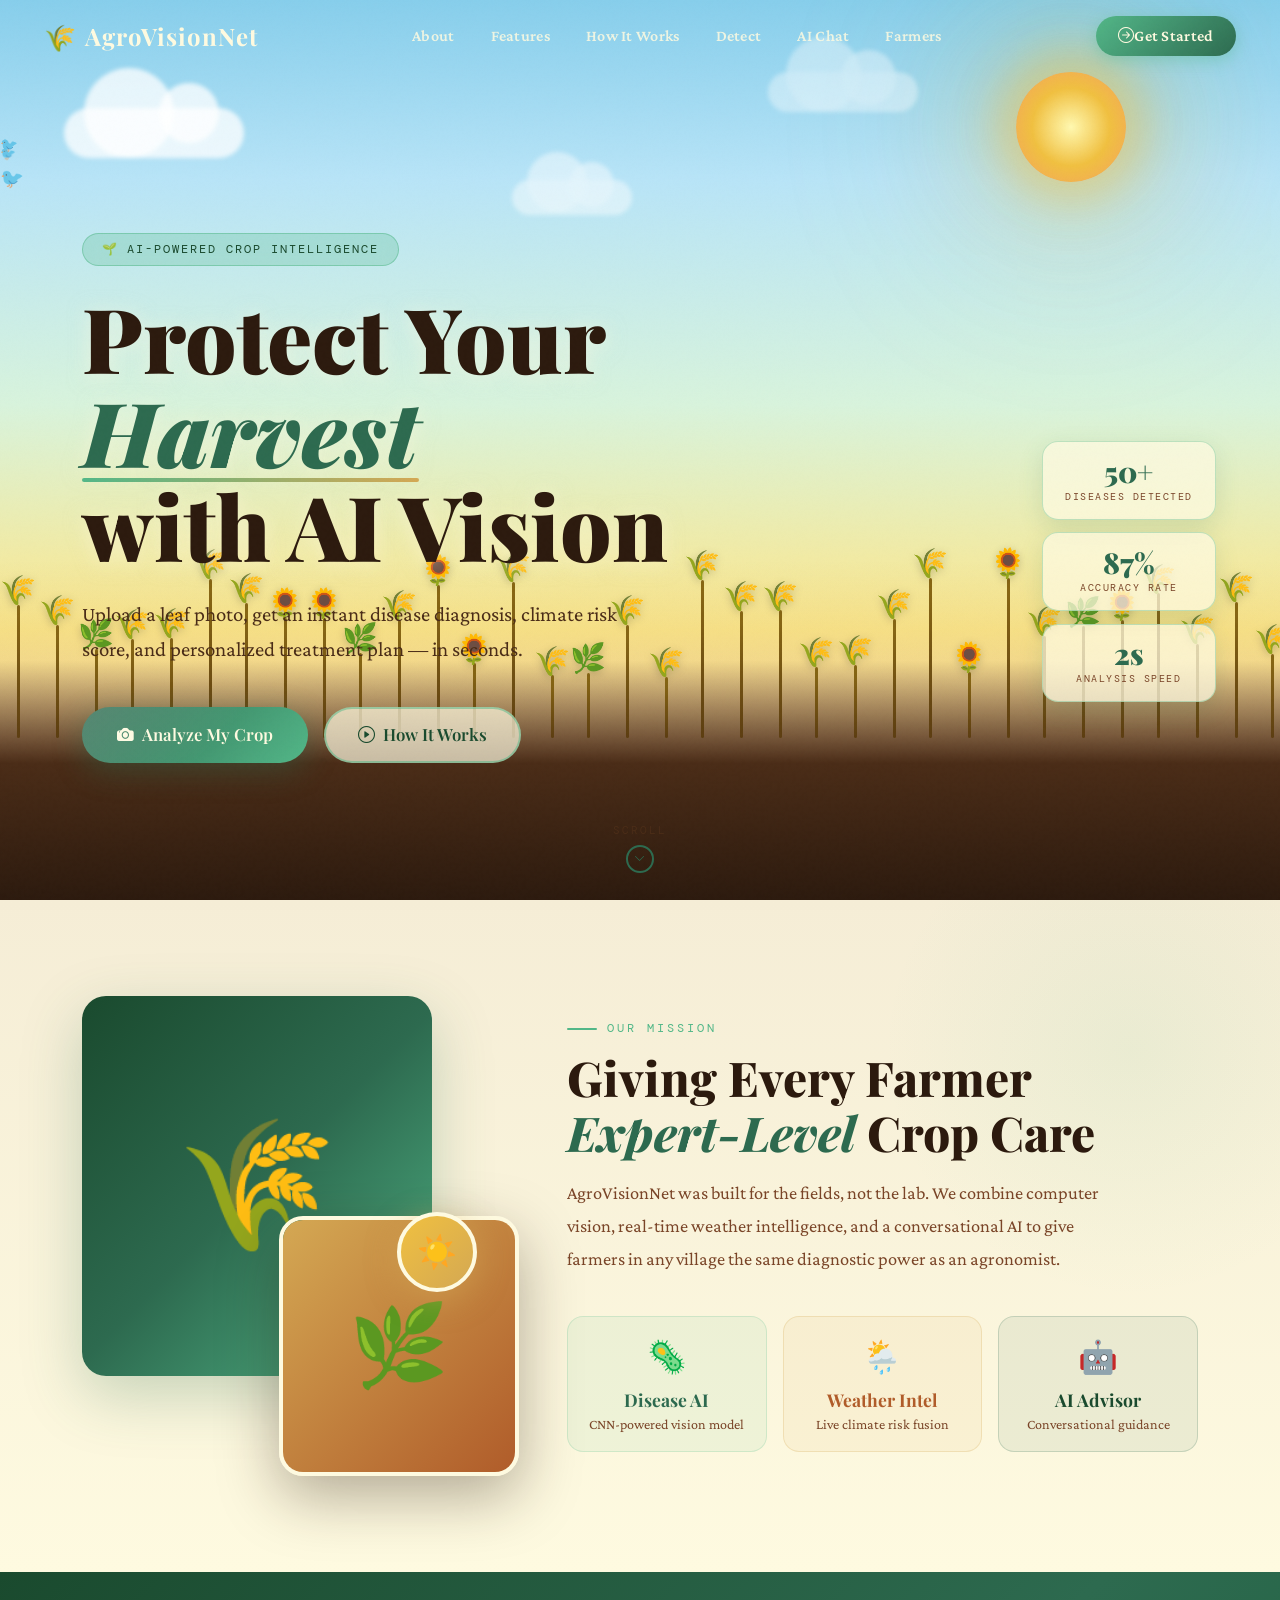
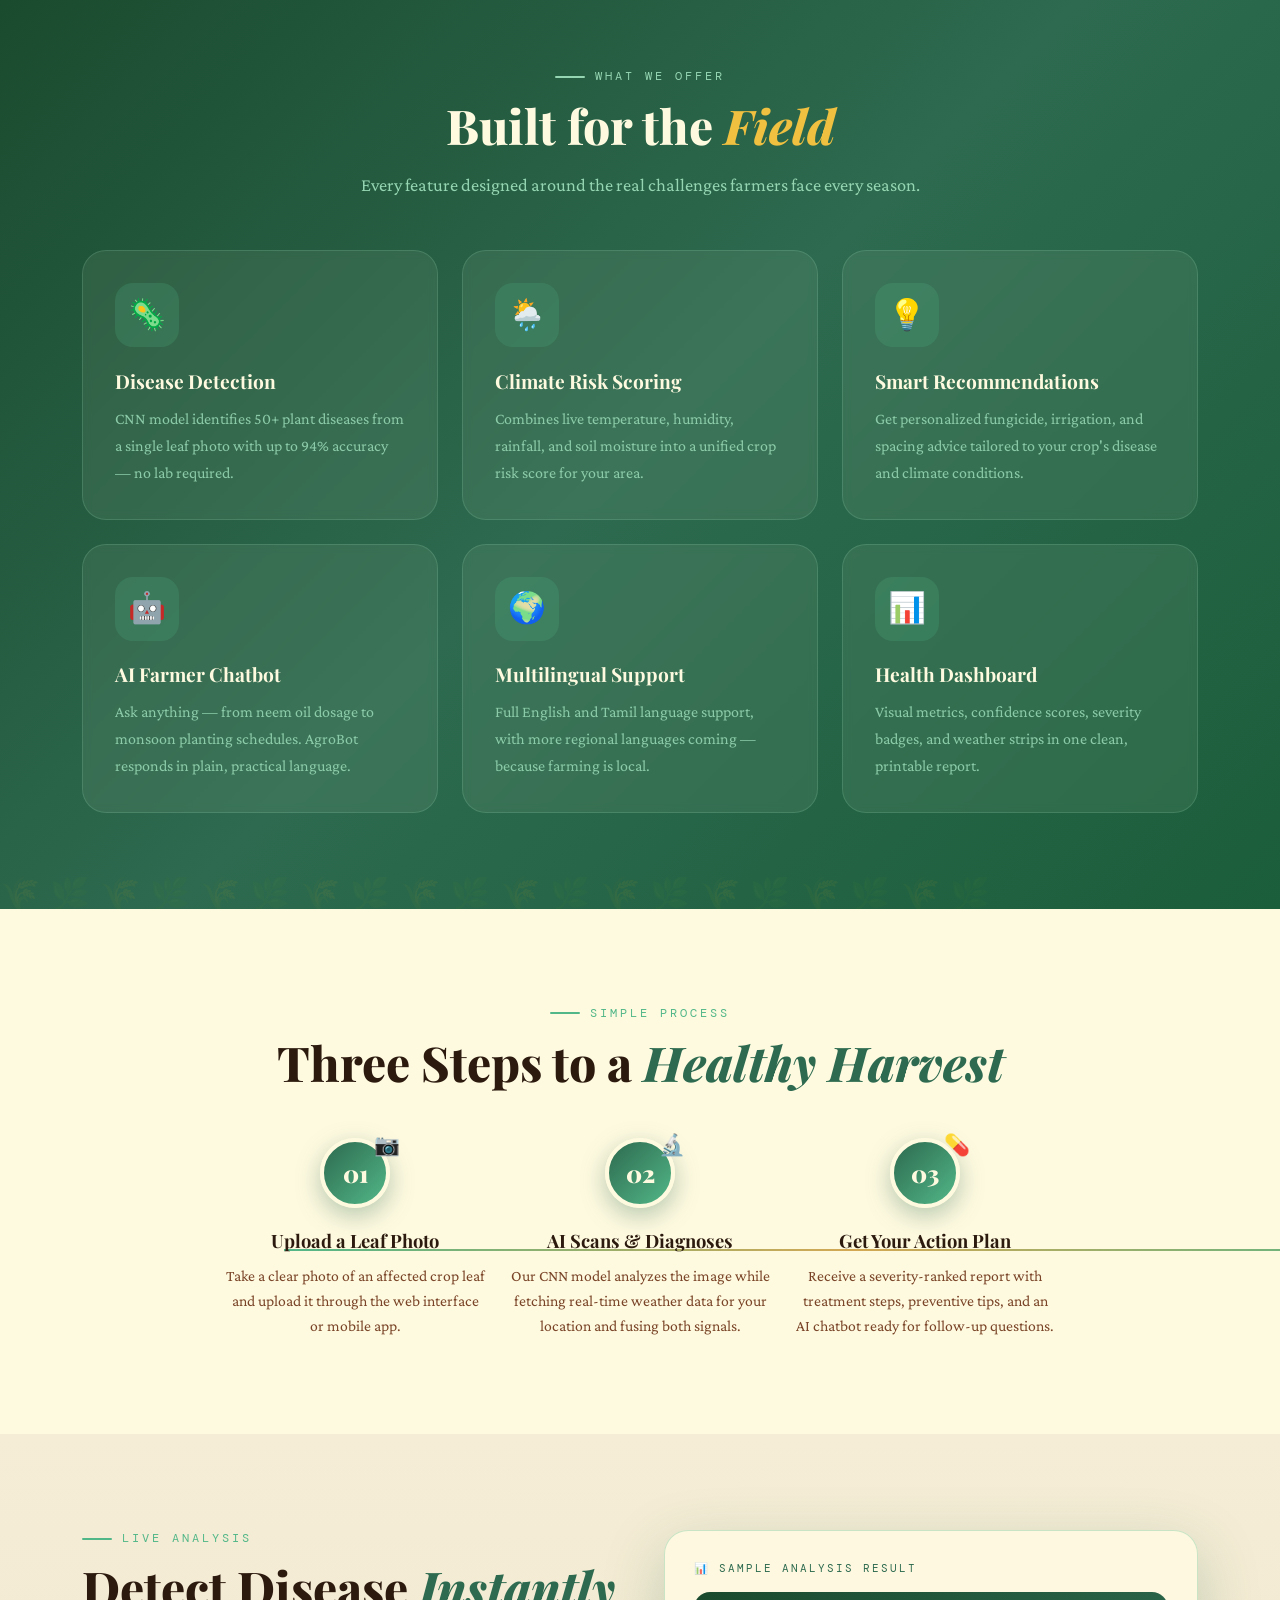
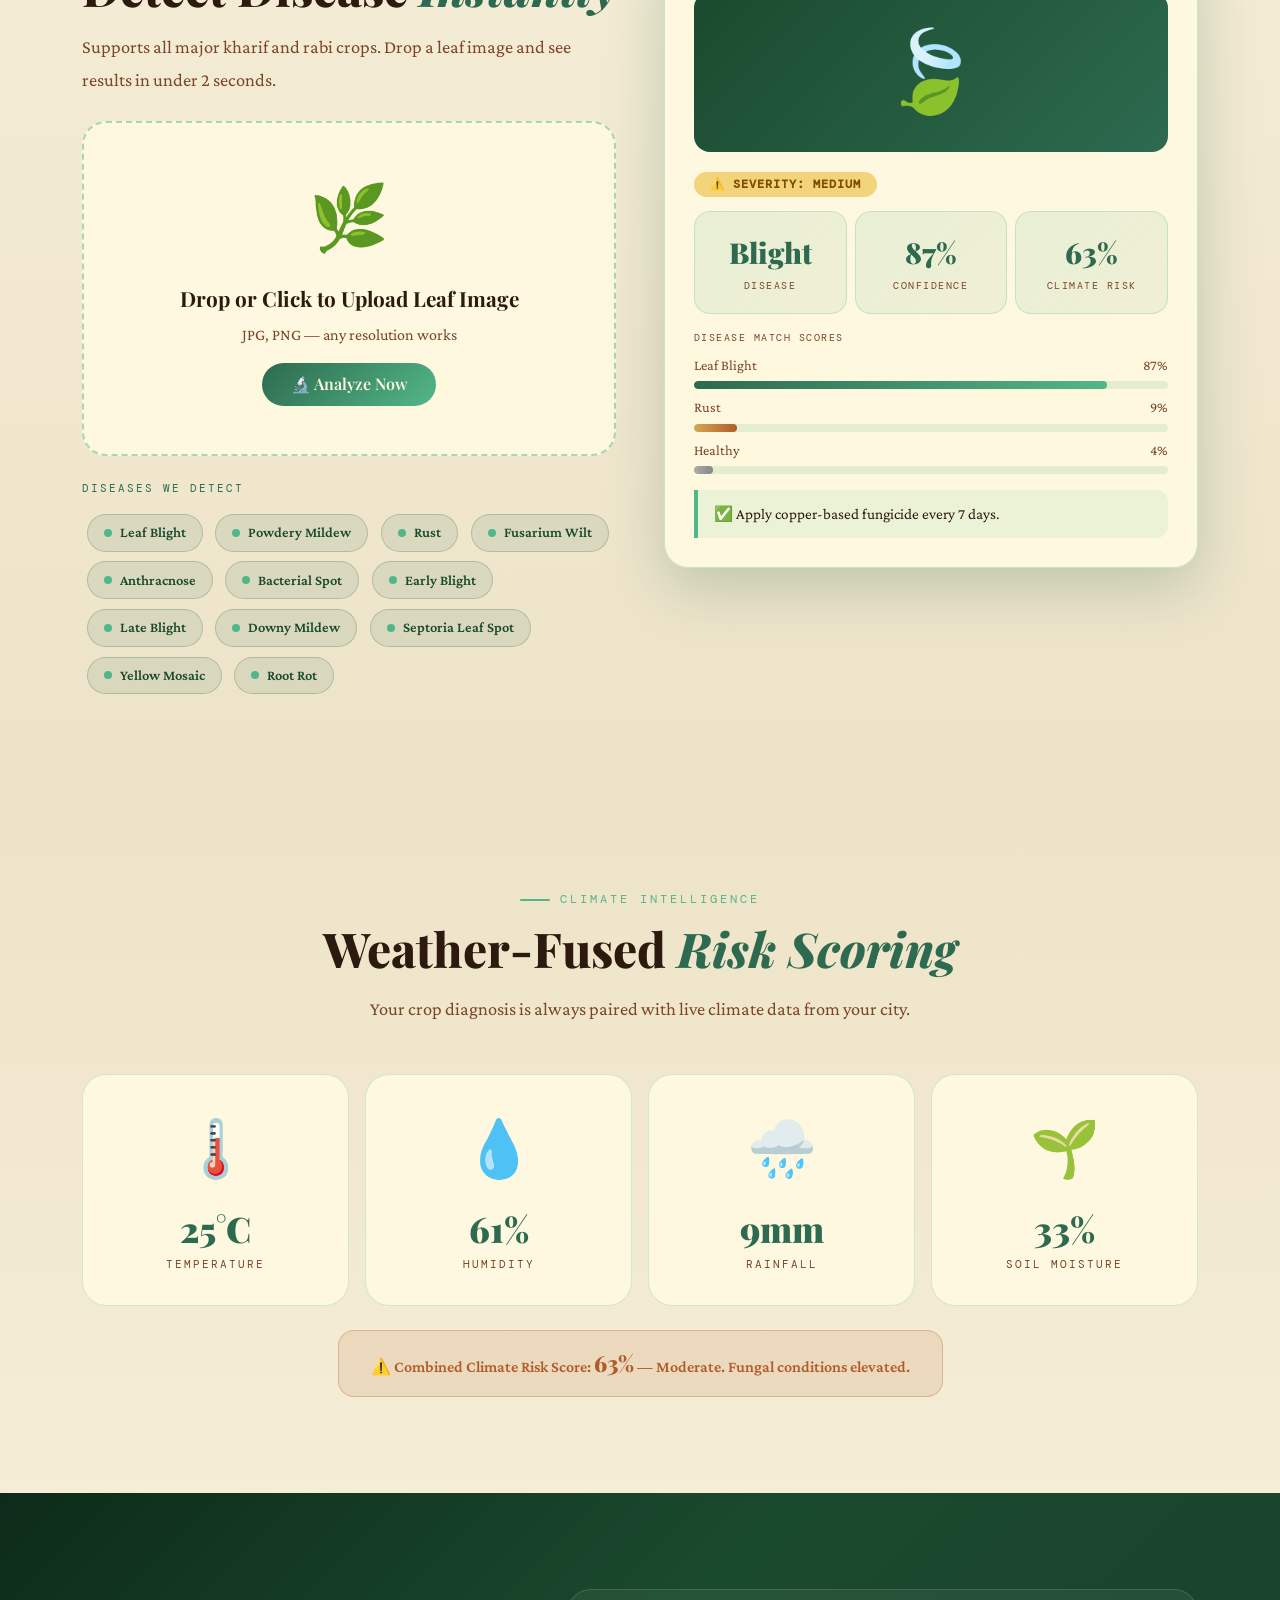
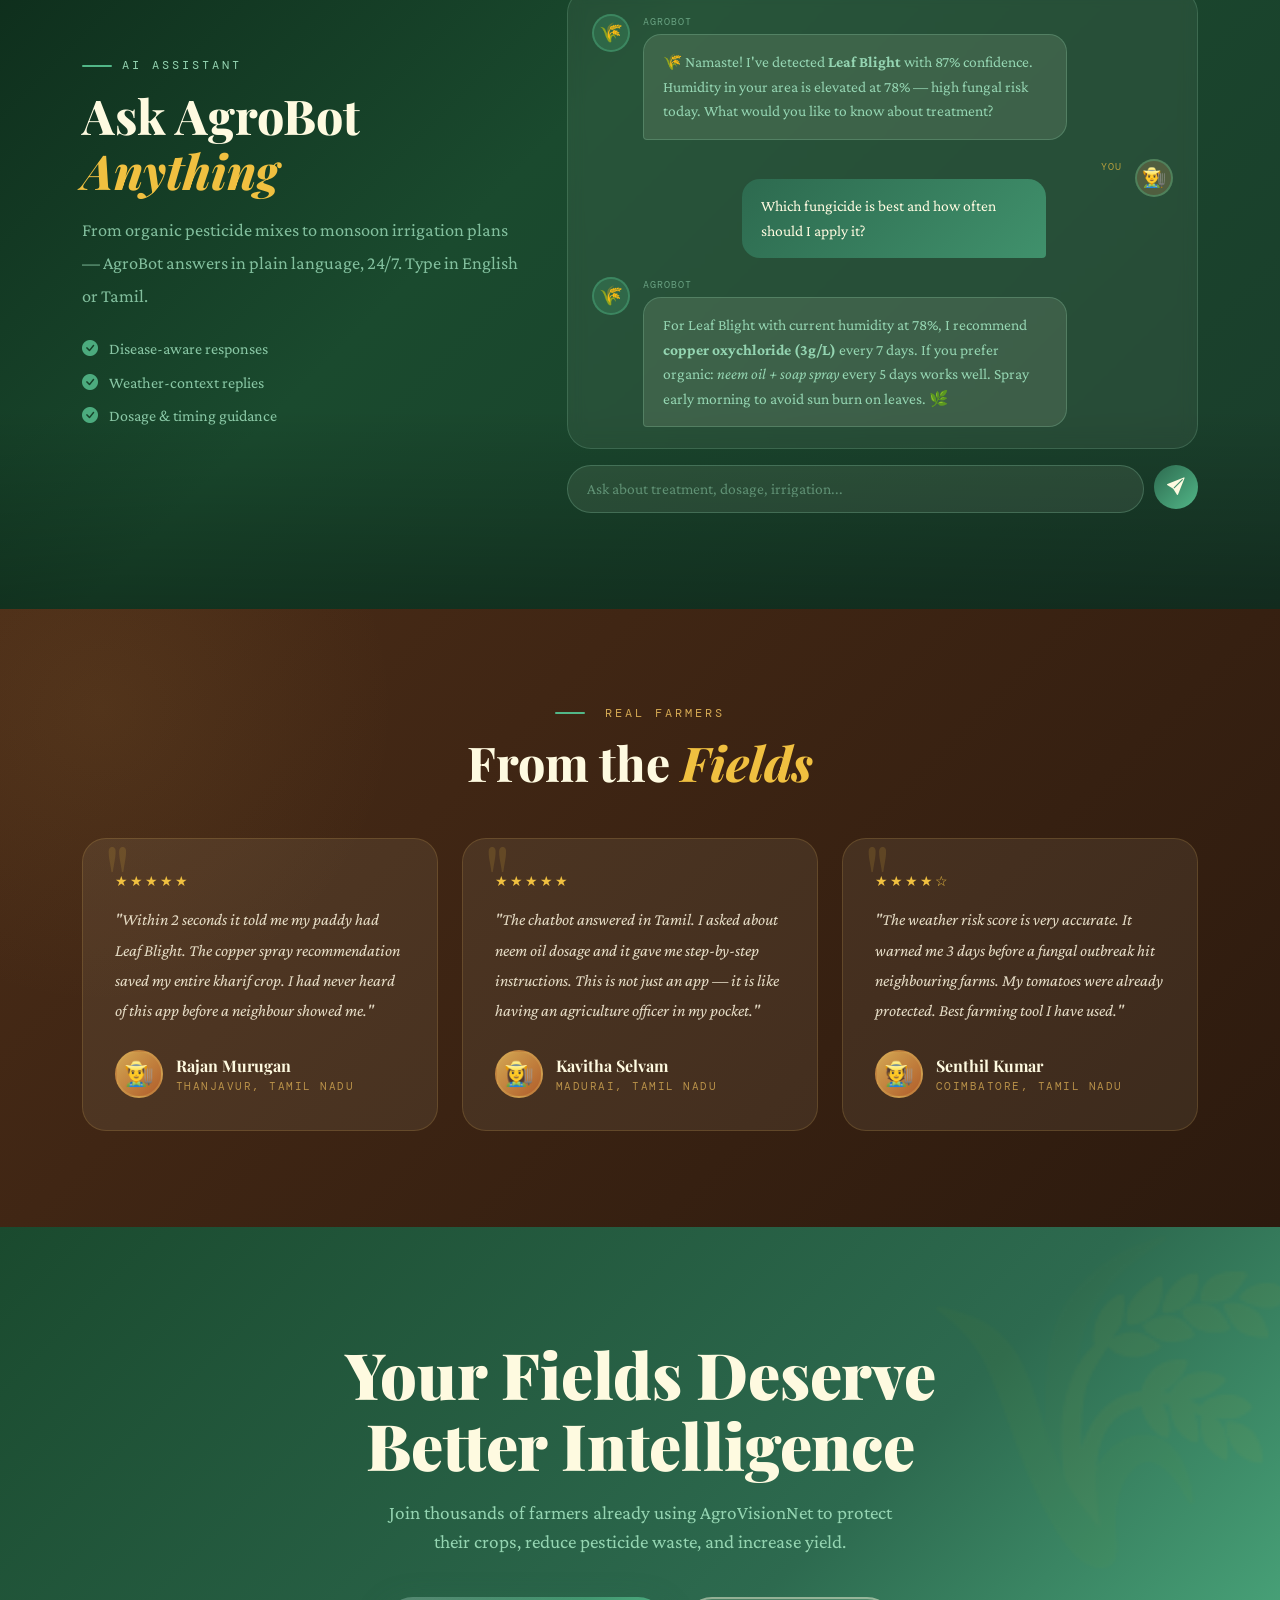
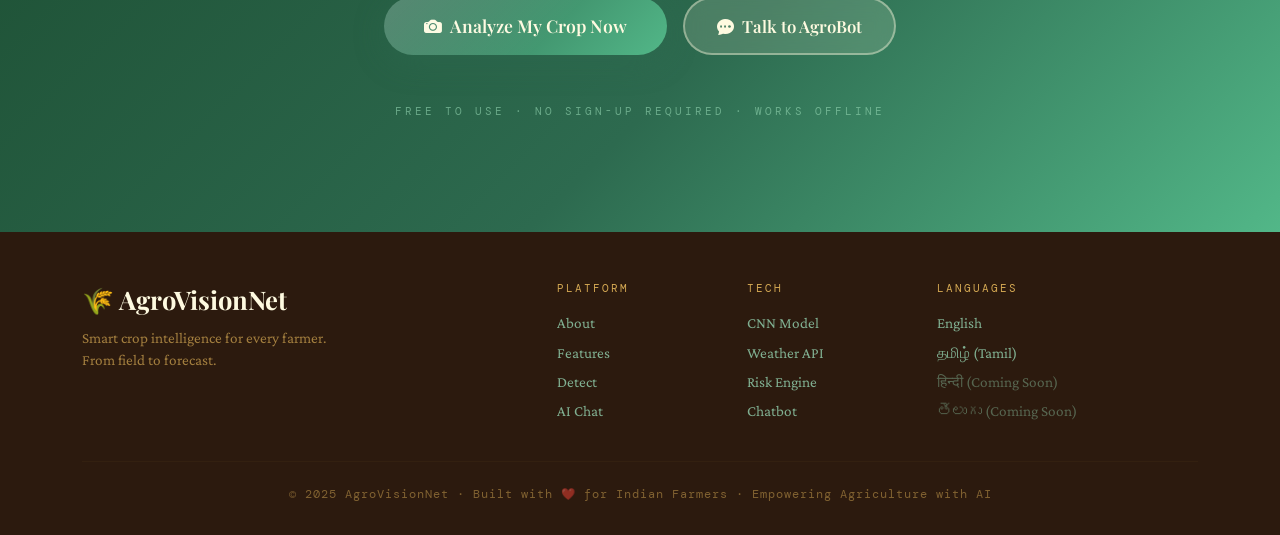
<file: index.html>
<!DOCTYPE html>
<html lang="en">
<head>
  <meta charset="UTF-8" />
  <meta name="viewport" content="width=device-width, initial-scale=1.0" />
  <title>AgroVisionNet — Smart Crop Intelligence</title>

  <!-- Fonts -->
  <link rel="preconnect" href="https://fonts.googleapis.com" />
  <link href="https://fonts.googleapis.com/css2?family=Playfair+Display:ital,wght@0,500;0,700;0,900;1,500;1,700&family=Crimson+Pro:ital,wght@0,300;0,400;0,600;1,300;1,400&family=DM+Mono:wght@400;500&display=swap" rel="stylesheet" />

  <!-- Bootstrap 5 -->
  <link href="https://cdn.jsdelivr.net/npm/bootstrap@5.3.3/dist/css/bootstrap.min.css" rel="stylesheet" />
  <!-- Bootstrap Icons -->
  <link href="https://cdn.jsdelivr.net/npm/bootstrap-icons@1.11.3/font/bootstrap-icons.css" rel="stylesheet" />

  <style>
    /* ═══════════════════════════════════════════════
       ROOT & THEME VARIABLES
    ═══════════════════════════════════════════════ */
    :root {
      --soil:       #2c1a0e;
      --bark:       #4a2c17;
      --clay:       #7a4528;
      --rust:       #b05c2a;
      --wheat:      #d4a853;
      --golden:     #f0c040;
      --leaf-dark:  #1a4a2e;
      --leaf:       #2d6a4f;
      --leaf-light: #52b788;
      --mint:       #95d5b2;
      --sky-dawn:   #fde68a;
      --sky-day:    #d8f3dc;
      --sky-dusk:   #fed7aa;
      --cream:      #fefae0;
      --parchment:  #f5edd6;
      --fog:        rgba(254,250,224,0.6);

      --font-display: 'Playfair Display', serif;
      --font-body:    'Crimson Pro', serif;
      --font-mono:    'DM Mono', monospace;

      --shadow-leaf: 0 20px 60px rgba(45,106,79,0.25);
      --shadow-soil: 0 20px 60px rgba(44,26,14,0.35);
      --radius-xl:   24px;
      --radius-pill: 999px;
    }

    /* ═══════════════════════════════════════════════
       BASE
    ═══════════════════════════════════════════════ */
    *, *::before, *::after { box-sizing: border-box; margin: 0; padding: 0; }

    html { scroll-behavior: smooth; }

    body {
      font-family: var(--font-body);
      background: var(--parchment);
      color: var(--soil);
      overflow-x: hidden;
      cursor: url("data:image/svg+xml,%3Csvg xmlns='http://www.w3.org/2000/svg' width='20' height='20' viewBox='0 0 20 20'%3E%3Ccircle cx='10' cy='10' r='4' fill='%2352b788' opacity='0.8'/%3E%3C/svg%3E") 10 10, auto;
    }

    ::selection { background: var(--leaf-light); color: var(--cream); }

    /* ═══════════════════════════════════════════════
       SCROLLBAR
    ═══════════════════════════════════════════════ */
    ::-webkit-scrollbar { width: 8px; }
    ::-webkit-scrollbar-track { background: var(--parchment); }
    ::-webkit-scrollbar-thumb { background: var(--leaf); border-radius: 4px; }

    /* ═══════════════════════════════════════════════
       NAVBAR
    ═══════════════════════════════════════════════ */
    #mainNav {
      position: fixed;
      top: 0; left: 0; right: 0;
      z-index: 1000;
      padding: 1rem 2rem;
      background: rgba(26, 74, 46, 0.0);
      backdrop-filter: blur(0px);
      transition: all 0.5s ease;
      border-bottom: 1px solid transparent;
    }
    #mainNav.scrolled {
      background: rgba(26, 74, 46, 0.95);
      backdrop-filter: blur(20px);
      border-bottom: 1px solid rgba(82,183,136,0.3);
      padding: 0.6rem 2rem;
    }
    .nav-brand {
      font-family: var(--font-display);
      font-size: 1.5rem;
      font-weight: 700;
      color: var(--cream) !important;
      text-decoration: none;
      letter-spacing: 1px;
      display: flex;
      align-items: center;
      gap: 0.5rem;
    }
    .nav-brand span.wheat-icon {
      font-size: 1.6rem;
      animation: swayBrand 4s ease-in-out infinite alternate;
      display: inline-block;
    }
    @keyframes swayBrand {
      from { transform: rotate(-5deg); }
      to   { transform: rotate(5deg); }
    }
    .nav-link-custom {
      font-family: var(--font-body);
      font-size: 1rem;
      font-weight: 600;
      color: rgba(254,250,224,0.85) !important;
      text-decoration: none;
      padding: 0.4rem 1rem;
      border-radius: var(--radius-pill);
      transition: all 0.3s;
      letter-spacing: 0.3px;
    }
    .nav-link-custom:hover {
      color: var(--cream) !important;
      background: rgba(82,183,136,0.2);
    }
    .nav-cta {
      background: linear-gradient(135deg, var(--leaf-light), var(--leaf));
      color: var(--cream) !important;
      padding: 0.5rem 1.4rem;
      border-radius: var(--radius-pill);
      font-weight: 600;
      box-shadow: 0 4px 16px rgba(82,183,136,0.4);
      transition: all 0.3s;
    }
    .nav-cta:hover {
      transform: translateY(-2px);
      box-shadow: 0 8px 24px rgba(82,183,136,0.5);
    }

    /* ═══════════════════════════════════════════════
       HERO SECTION
    ═══════════════════════════════════════════════ */
    #hero {
      position: relative;
      min-height: 100vh;
      display: flex;
      align-items: center;
      overflow: hidden;
    }

    /* Sky gradient layers */
    .sky-layer {
      position: absolute;
      inset: 0;
      background: linear-gradient(
        180deg,
        #87ceeb 0%,
        #b8e4f7 20%,
        #d8f3dc 45%,
        #fde68a 70%,
        #fed7aa 85%,
        #c8a96e 100%
      );
      animation: skyCycle 20s ease-in-out infinite alternate;
    }
    @keyframes skyCycle {
      0%   { filter: hue-rotate(0deg) brightness(1); }
      50%  { filter: hue-rotate(-20deg) brightness(1.1); }
      100% { filter: hue-rotate(10deg) brightness(0.95); }
    }

    /* Sun */
    .sun {
      position: absolute;
      top: 8%;
      right: 12%;
      width: 110px; height: 110px;
      border-radius: 50%;
      background: radial-gradient(circle, #fff8b0 0%, #f0c040 50%, #f4a261 100%);
      box-shadow:
        0 0 40px 20px rgba(240,192,64,0.4),
        0 0 100px 50px rgba(240,192,64,0.2),
        0 0 200px 80px rgba(240,192,64,0.1);
      animation: sunPulse 6s ease-in-out infinite alternate;
    }
    @keyframes sunPulse {
      from { box-shadow: 0 0 40px 20px rgba(240,192,64,0.4), 0 0 100px 50px rgba(240,192,64,0.2); transform: scale(1); }
      to   { box-shadow: 0 0 60px 30px rgba(240,192,64,0.5), 0 0 140px 70px rgba(240,192,64,0.25); transform: scale(1.05); }
    }

    /* Clouds */
    .cloud {
      position: absolute;
      background: rgba(255,255,255,0.75);
      border-radius: 50px;
      filter: blur(2px);
    }
    .cloud::before, .cloud::after {
      content: '';
      position: absolute;
      background: rgba(255,255,255,0.75);
      border-radius: 50%;
    }
    .cloud-1 { width:180px; height:50px; top:12%; left:5%; animation: driftCloud 35s linear infinite; }
    .cloud-1::before { width:90px; height:90px; top:-40px; left:20px; }
    .cloud-1::after  { width:60px; height:60px; top:-25px; right:25px; }
    .cloud-2 { width:120px; height:35px; top:20%; left:40%; animation: driftCloud 50s linear infinite 10s; opacity:0.6; }
    .cloud-2::before { width:60px; height:60px; top:-28px; left:15px; }
    .cloud-2::after  { width:45px; height:45px; top:-18px; right:18px; }
    .cloud-3 { width:150px; height:40px; top:8%; left:60%; animation: driftCloud 42s linear infinite 5s; opacity:0.5; }
    .cloud-3::before { width:75px; height:75px; top:-35px; left:18px; }
    .cloud-3::after  { width:55px; height:55px; top:-22px; right:22px; }
    @keyframes driftCloud {
      from { transform: translateX(-300px); }
      to   { transform: translateX(110vw); }
    }

    /* Birds */
    .birds-container { position: absolute; top: 15%; left: 0; right: 0; }
    .bird {
      position: absolute;
      font-size: 1.2rem;
      opacity: 0.6;
      animation: flyBird linear infinite;
    }
    .bird:nth-child(1) { top:0; animation-duration: 18s; animation-delay: 0s; font-size: 0.9rem; }
    .bird:nth-child(2) { top:30px; animation-duration: 22s; animation-delay: 3s; }
    .bird:nth-child(3) { top:10px; animation-duration: 26s; animation-delay: 7s; font-size: 0.8rem; }
    @keyframes flyBird {
      from { transform: translateX(-5vw) scaleX(1); opacity: 0; }
      5%   { opacity: 0.7; }
      95%  { opacity: 0.7; }
      to   { transform: translateX(110vw) scaleX(1); opacity: 0; }
    }

    /* Ground */
    .ground-layer {
      position: absolute;
      bottom: 0; left: 0; right: 0;
      height: 38%;
      background: linear-gradient(
        180deg,
        transparent 0%,
        rgba(44,26,14,0.05) 30%,
        #4a2c17 60%,
        #2c1a0e 100%
      );
    }

    /* Wheat field canvas area */
    .wheat-field {
      position: absolute;
      bottom: 18%;
      left: 0; right: 0;
      height: 220px;
      display: flex;
      align-items: flex-end;
      gap: 0;
      overflow: hidden;
    }

    /* Individual stalks */
    .stalk-group {
      display: flex;
      align-items: flex-end;
      gap: 3px;
      flex: 1;
      justify-content: center;
    }
    .stalk {
      display: flex;
      flex-direction: column;
      align-items: center;
      transform-origin: bottom center;
    }
    .stalk-head {
      font-size: 1.8rem;
      line-height: 1;
      filter: drop-shadow(0 2px 4px rgba(0,0,0,0.2));
    }
    .stalk-body {
      width: 3px;
      background: linear-gradient(to bottom, #8B6914, #5c3d11);
      border-radius: 2px;
    }

    /* Sway animations — multiple variants */
    .sway-a { animation: swayA 3s ease-in-out infinite alternate; }
    .sway-b { animation: swayB 3.5s ease-in-out infinite alternate; }
    .sway-c { animation: swayC 2.8s ease-in-out infinite alternate; }
    .sway-d { animation: swayD 4s ease-in-out infinite alternate; }
    .sway-e { animation: swayE 3.2s ease-in-out infinite alternate; }
    @keyframes swayA { from { transform: rotate(-6deg); } to { transform: rotate(6deg); } }
    @keyframes swayB { from { transform: rotate(-8deg); } to { transform: rotate(4deg); } }
    @keyframes swayC { from { transform: rotate(-4deg); } to { transform: rotate(9deg); } }
    @keyframes swayD { from { transform: rotate(-7deg); } to { transform: rotate(5deg); } }
    @keyframes swayE { from { transform: rotate(-5deg); } to { transform: rotate(8deg); } }

    /* Floating pollen/dust particles */
    .particle {
      position: absolute;
      border-radius: 50%;
      pointer-events: none;
      animation: floatParticle linear infinite;
    }
    @keyframes floatParticle {
      0%   { transform: translateY(0) translateX(0) scale(1); opacity: 0; }
      10%  { opacity: 1; }
      90%  { opacity: 0.6; }
      100% { transform: translateY(-80vh) translateX(40px) scale(0.3); opacity: 0; }
    }

    /* Hero Content */
    .hero-content {
      position: relative;
      z-index: 10;
      padding-top: 6rem;
    }
    .hero-badge {
      display: inline-flex;
      align-items: center;
      gap: 0.5rem;
      background: rgba(82,183,136,0.25);
      border: 1px solid rgba(82,183,136,0.5);
      backdrop-filter: blur(10px);
      color: var(--leaf-dark);
      padding: 0.4rem 1.2rem;
      border-radius: var(--radius-pill);
      font-family: var(--font-mono);
      font-size: 0.75rem;
      letter-spacing: 2px;
      text-transform: uppercase;
      margin-bottom: 1.5rem;
      animation: fadeInUp 0.8s ease both;
    }
    .hero-title {
      font-family: var(--font-display);
      font-size: clamp(3rem, 7vw, 6rem);
      font-weight: 900;
      line-height: 1.05;
      color: var(--soil);
      text-shadow: 0 2px 20px rgba(254,250,224,0.5);
      margin-bottom: 1.5rem;
      animation: fadeInUp 0.8s ease 0.15s both;
    }
    .hero-title .accent {
      color: var(--leaf);
      font-style: italic;
      position: relative;
      display: inline-block;
    }
    .hero-title .accent::after {
      content: '';
      position: absolute;
      bottom: -4px; left: 0; right: 0;
      height: 4px;
      background: linear-gradient(90deg, var(--leaf-light), var(--wheat));
      border-radius: 2px;
      animation: lineGrow 1s ease 0.8s both;
      transform-origin: left;
    }
    @keyframes lineGrow {
      from { transform: scaleX(0); }
      to   { transform: scaleX(1); }
    }
    .hero-subtitle {
      font-family: var(--font-body);
      font-size: 1.3rem;
      color: var(--bark);
      line-height: 1.7;
      max-width: 540px;
      margin-bottom: 2.5rem;
      animation: fadeInUp 0.8s ease 0.3s both;
    }
    .hero-buttons {
      display: flex;
      gap: 1rem;
      flex-wrap: wrap;
      animation: fadeInUp 0.8s ease 0.45s both;
    }
    .btn-primary-farm {
      background: linear-gradient(135deg, var(--leaf), var(--leaf-light));
      color: var(--cream);
      border: none;
      padding: 0.9rem 2.2rem;
      border-radius: var(--radius-pill);
      font-family: var(--font-display);
      font-size: 1.05rem;
      font-weight: 600;
      cursor: pointer;
      box-shadow: 0 8px 30px rgba(45,106,79,0.4);
      transition: all 0.3s ease;
      text-decoration: none;
      display: inline-flex;
      align-items: center;
      gap: 0.5rem;
      position: relative;
      overflow: hidden;
    }
    .btn-primary-farm::before {
      content: '';
      position: absolute; inset: 0;
      background: linear-gradient(135deg, rgba(255,255,255,0.2) 0%, transparent 60%);
    }
    .btn-primary-farm:hover {
      transform: translateY(-3px) scale(1.02);
      box-shadow: 0 14px 40px rgba(45,106,79,0.5);
      color: var(--cream);
    }
    .btn-secondary-farm {
      background: rgba(254,250,224,0.7);
      backdrop-filter: blur(10px);
      color: var(--leaf-dark);
      border: 2px solid rgba(82,183,136,0.5);
      padding: 0.85rem 2rem;
      border-radius: var(--radius-pill);
      font-family: var(--font-display);
      font-size: 1.05rem;
      font-weight: 600;
      cursor: pointer;
      transition: all 0.3s ease;
      text-decoration: none;
      display: inline-flex;
      align-items: center;
      gap: 0.5rem;
    }
    .btn-secondary-farm:hover {
      background: rgba(82,183,136,0.15);
      border-color: var(--leaf-light);
      transform: translateY(-2px);
      color: var(--leaf-dark);
    }

    /* Stats strip */
    .hero-stats {
      position: absolute;
      bottom: 22%;
      right: 5%;
      z-index: 10;
      display: flex;
      flex-direction: column;
      gap: 0.8rem;
      animation: fadeInRight 1s ease 0.6s both;
    }
    .stat-card {
      background: rgba(254,250,224,0.75);
      backdrop-filter: blur(14px);
      border: 1.5px solid rgba(82,183,136,0.35);
      border-radius: 16px;
      padding: 0.9rem 1.4rem;
      text-align: center;
      box-shadow: 0 8px 24px rgba(45,106,79,0.15);
      min-width: 130px;
      transition: transform 0.3s;
    }
    .stat-card:hover { transform: scale(1.05) translateX(-4px); }
    .stat-num {
      font-family: var(--font-display);
      font-size: 1.8rem;
      font-weight: 900;
      color: var(--leaf);
      line-height: 1;
    }
    .stat-label {
      font-family: var(--font-mono);
      font-size: 0.65rem;
      letter-spacing: 1.5px;
      text-transform: uppercase;
      color: var(--clay);
      margin-top: 0.2rem;
    }

    /* Scroll indicator */
    .scroll-hint {
      position: absolute;
      bottom: 3%;
      left: 50%;
      transform: translateX(-50%);
      z-index: 10;
      display: flex;
      flex-direction: column;
      align-items: center;
      gap: 0.4rem;
      color: var(--bark);
      font-family: var(--font-mono);
      font-size: 0.7rem;
      letter-spacing: 2px;
      text-transform: uppercase;
      animation: bounceDown 2s ease-in-out infinite;
    }
    .scroll-arrow {
      width: 28px; height: 28px;
      border: 2px solid var(--leaf);
      border-radius: 50%;
      display: flex;
      align-items: center;
      justify-content: center;
      color: var(--leaf);
    }
    @keyframes bounceDown {
      0%, 100% { transform: translateX(-50%) translateY(0); }
      50%       { transform: translateX(-50%) translateY(8px); }
    }

    /* ═══════════════════════════════════════════════
       SECTION STYLES (shared)
    ═══════════════════════════════════════════════ */
    section { padding: 6rem 0; }

    .section-eyebrow {
      font-family: var(--font-mono);
      font-size: 0.72rem;
      letter-spacing: 3px;
      text-transform: uppercase;
      color: var(--leaf-light);
      margin-bottom: 0.8rem;
      display: flex;
      align-items: center;
      gap: 0.6rem;
    }
    .section-eyebrow::before {
      content: '';
      display: inline-block;
      width: 30px; height: 2px;
      background: var(--leaf-light);
      border-radius: 1px;
    }
    .section-title {
      font-family: var(--font-display);
      font-size: clamp(2rem, 4vw, 3rem);
      font-weight: 800;
      color: var(--soil);
      line-height: 1.15;
      margin-bottom: 1rem;
    }
    .section-title em { font-style: italic; color: var(--leaf); }
    .section-desc {
      font-family: var(--font-body);
      font-size: 1.15rem;
      color: var(--clay);
      line-height: 1.8;
      max-width: 560px;
    }

    /* Reveal animations on scroll */
    .reveal {
      opacity: 0;
      transform: translateY(40px);
      transition: opacity 0.7s ease, transform 0.7s ease;
    }
    .reveal.visible {
      opacity: 1;
      transform: translateY(0);
    }
    .reveal-delay-1 { transition-delay: 0.1s; }
    .reveal-delay-2 { transition-delay: 0.2s; }
    .reveal-delay-3 { transition-delay: 0.3s; }
    .reveal-delay-4 { transition-delay: 0.4s; }
    .reveal-delay-5 { transition-delay: 0.5s; }

    /* ═══════════════════════════════════════════════
       ABOUT SECTION
    ═══════════════════════════════════════════════ */
    #about {
      background: linear-gradient(180deg, var(--parchment) 0%, var(--cream) 100%);
      position: relative;
      overflow: hidden;
    }
    #about::before {
      content: '';
      position: absolute;
      top: -100px; right: -100px;
      width: 500px; height: 500px;
      border-radius: 50%;
      background: radial-gradient(circle, rgba(82,183,136,0.08) 0%, transparent 70%);
      pointer-events: none;
    }
    .about-visual {
      position: relative;
      height: 480px;
    }
    .about-img-main {
      position: absolute;
      top: 0; left: 0;
      width: 80%;
      height: 380px;
      border-radius: var(--radius-xl);
      object-fit: cover;
      box-shadow: var(--shadow-leaf);
      overflow: hidden;
    }
    .about-img-main .img-placeholder {
      width: 100%; height: 100%;
      background: linear-gradient(135deg, var(--leaf-dark) 0%, var(--leaf) 50%, var(--leaf-light) 100%);
      display: flex;
      align-items: center;
      justify-content: center;
      font-size: 8rem;
      animation: gentleFloat 5s ease-in-out infinite alternate;
    }
    @keyframes gentleFloat {
      from { transform: translateY(0); }
      to   { transform: translateY(-10px); }
    }
    .about-img-accent {
      position: absolute;
      bottom: 0; right: 0;
      width: 55%;
      height: 260px;
      border-radius: var(--radius-xl);
      overflow: hidden;
      border: 4px solid var(--cream);
      box-shadow: var(--shadow-soil);
    }
    .about-img-accent .img-placeholder {
      width: 100%; height: 100%;
      background: linear-gradient(135deg, var(--wheat) 0%, var(--rust) 100%);
      display: flex;
      align-items: center;
      justify-content: center;
      font-size: 5rem;
    }
    .about-dot {
      position: absolute;
      top: 45%; left: 72%;
      width: 80px; height: 80px;
      border-radius: 50%;
      background: linear-gradient(135deg, var(--golden), var(--wheat));
      display: flex;
      align-items: center;
      justify-content: center;
      font-size: 2rem;
      box-shadow: 0 8px 30px rgba(212,168,83,0.5);
      border: 4px solid var(--cream);
      animation: rotateDot 12s linear infinite;
      z-index: 5;
    }
    @keyframes rotateDot {
      from { transform: rotate(0deg); }
      to   { transform: rotate(360deg); }
    }
    .about-dot span { animation: rotateDot 12s linear infinite reverse; }

    /* ═══════════════════════════════════════════════
       FEATURES SECTION
    ═══════════════════════════════════════════════ */
    #features {
      background: linear-gradient(135deg, var(--leaf-dark) 0%, var(--leaf) 50%, #1b5e3b 100%);
      position: relative;
      overflow: hidden;
    }
    #features::before {
      content: '🌾🌿🌾🌿🌾🌿🌾🌿🌾🌿🌾🌿🌾🌿🌾🌿🌾🌿🌾🌿';
      position: absolute;
      bottom: 0; left: 0; right: 0;
      font-size: 2rem;
      letter-spacing: 10px;
      opacity: 0.06;
      line-height: 1;
      white-space: nowrap;
      overflow: hidden;
      animation: scrollWheat 20s linear infinite;
    }
    @keyframes scrollWheat {
      from { transform: translateX(0); }
      to   { transform: translateX(-50%); }
    }
    #features .section-eyebrow { color: var(--mint); }
    #features .section-eyebrow::before { background: var(--mint); }
    #features .section-title { color: var(--cream); }
    #features .section-title em { color: var(--golden); }

    .feature-card {
      background: rgba(254,250,224,0.07);
      border: 1px solid rgba(149,213,178,0.2);
      border-radius: var(--radius-xl);
      padding: 2rem;
      height: 100%;
      transition: all 0.4s ease;
      position: relative;
      overflow: hidden;
      backdrop-filter: blur(4px);
      cursor: default;
    }
    .feature-card::before {
      content: '';
      position: absolute;
      top: 0; left: 0; right: 0;
      height: 3px;
      background: linear-gradient(90deg, var(--leaf-light), var(--golden));
      transform: scaleX(0);
      transform-origin: left;
      transition: transform 0.4s ease;
    }
    .feature-card:hover {
      background: rgba(254,250,224,0.13);
      border-color: rgba(149,213,178,0.4);
      transform: translateY(-6px);
      box-shadow: 0 20px 50px rgba(0,0,0,0.2);
    }
    .feature-card:hover::before { transform: scaleX(1); }

    .feature-icon-wrap {
      width: 64px; height: 64px;
      border-radius: 18px;
      background: rgba(82,183,136,0.2);
      display: flex;
      align-items: center;
      justify-content: center;
      font-size: 1.9rem;
      margin-bottom: 1.2rem;
      transition: all 0.3s;
    }
    .feature-card:hover .feature-icon-wrap {
      background: rgba(82,183,136,0.35);
      transform: scale(1.1) rotate(-5deg);
    }
    .feature-title {
      font-family: var(--font-display);
      font-size: 1.2rem;
      font-weight: 700;
      color: var(--cream);
      margin-bottom: 0.6rem;
    }
    .feature-desc {
      font-family: var(--font-body);
      font-size: 1rem;
      color: var(--mint);
      line-height: 1.7;
      opacity: 0.9;
    }

    /* ═══════════════════════════════════════════════
       HOW IT WORKS
    ═══════════════════════════════════════════════ */
    #how {
      background: var(--cream);
      position: relative;
    }
    .step-line {
      position: absolute;
      top: 50%;
      left: calc(16.666% + 1.5rem);
      right: calc(16.666% + 1.5rem);
      height: 2px;
      background: linear-gradient(90deg, var(--leaf-light), var(--wheat), var(--leaf-light));
      transform: translateY(-50%);
      z-index: 0;
    }
    .step-card {
      position: relative;
      z-index: 1;
      text-align: center;
    }
    .step-num {
      width: 70px; height: 70px;
      border-radius: 50%;
      background: linear-gradient(135deg, var(--leaf), var(--leaf-light));
      color: var(--cream);
      font-family: var(--font-display);
      font-size: 1.5rem;
      font-weight: 900;
      display: flex;
      align-items: center;
      justify-content: center;
      margin: 0 auto 1.2rem;
      box-shadow: 0 8px 24px rgba(45,106,79,0.35);
      border: 4px solid var(--cream);
      position: relative;
      transition: all 0.3s;
    }
    .step-card:hover .step-num {
      transform: scale(1.15);
      box-shadow: 0 12px 36px rgba(45,106,79,0.5);
    }
    .step-icon {
      position: absolute;
      top: -14px; right: -14px;
      font-size: 1.3rem;
    }
    .step-title {
      font-family: var(--font-display);
      font-size: 1.15rem;
      font-weight: 700;
      color: var(--soil);
      margin-bottom: 0.5rem;
    }
    .step-desc {
      font-family: var(--font-body);
      font-size: 0.98rem;
      color: var(--clay);
      line-height: 1.6;
    }

    /* ═══════════════════════════════════════════════
       DISEASES / DETECT SECTION
    ═══════════════════════════════════════════════ */
    #detect {
      background: linear-gradient(180deg, var(--parchment) 0%, #ede3c8 100%);
      position: relative;
    }
    .disease-tag {
      display: inline-flex;
      align-items: center;
      gap: 0.5rem;
      background: rgba(45,106,79,0.1);
      border: 1px solid rgba(45,106,79,0.25);
      color: var(--leaf-dark);
      padding: 0.45rem 1rem;
      border-radius: var(--radius-pill);
      font-family: var(--font-body);
      font-size: 0.9rem;
      font-weight: 600;
      margin: 0.3rem;
      transition: all 0.3s;
      cursor: default;
    }
    .disease-tag:hover {
      background: var(--leaf);
      color: var(--cream);
      border-color: var(--leaf);
      transform: translateY(-2px) scale(1.05);
      box-shadow: 0 6px 20px rgba(45,106,79,0.3);
    }
    .disease-tag .dot {
      width: 8px; height: 8px;
      border-radius: 50%;
      background: var(--leaf-light);
      flex-shrink: 0;
    }
    .disease-tag:hover .dot { background: var(--mint); }

    /* Upload demo card */
    .upload-card {
      background: rgba(254,250,224,0.9);
      border: 2px dashed rgba(82,183,136,0.5);
      border-radius: var(--radius-xl);
      padding: 3rem 2rem;
      text-align: center;
      transition: all 0.3s;
      cursor: pointer;
      position: relative;
      overflow: hidden;
    }
    .upload-card::before {
      content: '';
      position: absolute; inset: 0;
      background: radial-gradient(circle at 50% 50%, rgba(82,183,136,0.05) 0%, transparent 70%);
      opacity: 0;
      transition: opacity 0.3s;
    }
    .upload-card:hover {
      border-color: var(--leaf-light);
      background: rgba(254,250,224,1);
      transform: translateY(-4px);
      box-shadow: var(--shadow-leaf);
    }
    .upload-card:hover::before { opacity: 1; }
    .upload-icon { font-size: 4rem; margin-bottom: 1rem; display: block; animation: gentleFloat 3s ease-in-out infinite alternate; }
    .upload-title { font-family: var(--font-display); font-size: 1.3rem; font-weight: 700; color: var(--soil); margin-bottom: 0.5rem; }
    .upload-sub { font-family: var(--font-body); color: var(--clay); font-size: 1rem; }

    /* Result preview */
    .result-preview {
      background: rgba(254,250,224,0.9);
      border: 1.5px solid rgba(82,183,136,0.3);
      border-radius: var(--radius-xl);
      padding: 1.8rem;
      box-shadow: var(--shadow-leaf);
    }
    .result-metric {
      background: linear-gradient(135deg, rgba(82,183,136,0.12), rgba(45,106,79,0.06));
      border: 1px solid rgba(82,183,136,0.25);
      border-radius: 16px;
      padding: 1.2rem;
      text-align: center;
      transition: transform 0.3s;
    }
    .result-metric:hover { transform: scale(1.04); }
    .metric-val {
      font-family: var(--font-display);
      font-size: 1.8rem;
      font-weight: 900;
      color: var(--leaf);
    }
    .metric-key {
      font-family: var(--font-mono);
      font-size: 0.65rem;
      letter-spacing: 1.5px;
      text-transform: uppercase;
      color: var(--clay);
      margin-top: 0.2rem;
    }

    /* Animated progress bar */
    .prog-bar-wrap { margin: 0.5rem 0; }
    .prog-label {
      display: flex;
      justify-content: space-between;
      font-family: var(--font-body);
      font-size: 0.9rem;
      color: var(--clay);
      margin-bottom: 0.3rem;
    }
    .prog-track {
      height: 8px;
      background: rgba(82,183,136,0.15);
      border-radius: 4px;
      overflow: hidden;
    }
    .prog-fill {
      height: 100%;
      border-radius: 4px;
      background: linear-gradient(90deg, var(--leaf), var(--leaf-light));
      transform-origin: left;
      animation: fillBar 2s ease 0.5s both;
    }
    @keyframes fillBar {
      from { transform: scaleX(0); }
      to   { transform: scaleX(1); }
    }

    /* ═══════════════════════════════════════════════
       CHATBOT SECTION
    ═══════════════════════════════════════════════ */
    #chatbot {
      background: linear-gradient(135deg, #0d2b1a 0%, var(--leaf-dark) 40%, #1a3d2b 100%);
      position: relative;
      overflow: hidden;
    }
    #chatbot::after {
      content: '';
      position: absolute;
      bottom: 0; left: 0; right: 0;
      height: 200px;
      background: linear-gradient(to top, rgba(0,0,0,0.3), transparent);
      pointer-events: none;
    }
    .chat-window {
      background: rgba(254,250,224,0.06);
      border: 1px solid rgba(149,213,178,0.2);
      border-radius: var(--radius-xl);
      padding: 1.5rem;
      backdrop-filter: blur(8px);
      max-height: 460px;
      overflow-y: auto;
    }
    .chat-window::-webkit-scrollbar { width: 4px; }
    .chat-window::-webkit-scrollbar-thumb { background: rgba(82,183,136,0.4); border-radius: 2px; }

    .chat-msg {
      display: flex;
      gap: 0.8rem;
      margin-bottom: 1.2rem;
      animation: popIn 0.4s cubic-bezier(0.22,1,0.36,1) both;
    }
    .chat-msg.user { flex-direction: row-reverse; }
    .chat-avatar {
      width: 38px; height: 38px;
      border-radius: 50%;
      display: flex;
      align-items: center;
      justify-content: center;
      font-size: 1.2rem;
      flex-shrink: 0;
      border: 2px solid rgba(82,183,136,0.4);
    }
    .chat-avatar.bot-av { background: rgba(82,183,136,0.2); }
    .chat-avatar.user-av { background: rgba(244,162,97,0.2); }
    .chat-bubble {
      max-width: 80%;
      padding: 0.9rem 1.2rem;
      border-radius: 18px;
      font-family: var(--font-body);
      font-size: 0.97rem;
      line-height: 1.6;
    }
    .chat-bubble.bot {
      background: rgba(254,250,224,0.1);
      border: 1px solid rgba(149,213,178,0.25);
      border-bottom-left-radius: 4px;
      color: var(--mint);
    }
    .chat-bubble.user-msg {
      background: linear-gradient(135deg, var(--leaf), #40916c);
      border-bottom-right-radius: 4px;
      color: var(--cream);
    }
    .chat-input-bar {
      display: flex;
      gap: 0.6rem;
      margin-top: 1rem;
    }
    .chat-input {
      flex: 1;
      background: rgba(254,250,224,0.08);
      border: 1px solid rgba(149,213,178,0.25);
      border-radius: var(--radius-pill);
      padding: 0.7rem 1.2rem;
      color: var(--cream);
      font-family: var(--font-body);
      font-size: 0.97rem;
      outline: none;
      transition: border-color 0.3s;
    }
    .chat-input::placeholder { color: rgba(149,213,178,0.5); }
    .chat-input:focus { border-color: var(--leaf-light); }
    .chat-send {
      width: 44px; height: 44px;
      border-radius: 50%;
      background: linear-gradient(135deg, var(--leaf), var(--leaf-light));
      border: none;
      color: var(--cream);
      display: flex;
      align-items: center;
      justify-content: center;
      cursor: pointer;
      transition: all 0.3s;
      font-size: 1.1rem;
      flex-shrink: 0;
    }
    .chat-send:hover {
      transform: scale(1.1) rotate(15deg);
      box-shadow: 0 6px 20px rgba(82,183,136,0.4);
    }
    @keyframes popIn {
      from { opacity: 0; transform: scale(0.85) translateY(10px); }
      to   { opacity: 1; transform: scale(1) translateY(0); }
    }

    /* Typing indicator */
    .typing-dot {
      display: inline-block;
      width: 7px; height: 7px;
      border-radius: 50%;
      background: var(--leaf-light);
      margin: 0 2px;
      animation: typingBounce 1.2s ease-in-out infinite;
    }
    .typing-dot:nth-child(2) { animation-delay: 0.2s; }
    .typing-dot:nth-child(3) { animation-delay: 0.4s; }
    @keyframes typingBounce {
      0%, 60%, 100% { transform: translateY(0); opacity: 0.5; }
      30%            { transform: translateY(-6px); opacity: 1; }
    }

    /* ═══════════════════════════════════════════════
       WEATHER SECTION
    ═══════════════════════════════════════════════ */
    #weather-section {
      background: linear-gradient(180deg, #ede3c8 0%, var(--parchment) 100%);
    }
    .weather-card {
      background: rgba(254,250,224,0.9);
      border: 1.5px solid rgba(82,183,136,0.25);
      border-radius: var(--radius-xl);
      padding: 2rem;
      text-align: center;
      transition: all 0.35s ease;
      position: relative;
      overflow: hidden;
    }
    .weather-card::before {
      content: '';
      position: absolute;
      bottom: 0; left: 0; right: 0;
      height: 4px;
      background: linear-gradient(90deg, var(--leaf-light), var(--golden), var(--leaf-light));
      transform: scaleX(0);
      transition: transform 0.4s ease;
    }
    .weather-card:hover {
      transform: translateY(-6px);
      box-shadow: var(--shadow-leaf);
    }
    .weather-card:hover::before { transform: scaleX(1); }
    .weather-icon { font-size: 3.5rem; margin-bottom: 0.8rem; display: block; }
    .weather-val {
      font-family: var(--font-display);
      font-size: 2.2rem;
      font-weight: 900;
      color: var(--leaf);
    }
    .weather-label {
      font-family: var(--font-mono);
      font-size: 0.68rem;
      letter-spacing: 2px;
      text-transform: uppercase;
      color: var(--clay);
    }

    /* ═══════════════════════════════════════════════
       TESTIMONIAL / FARMERS SECTION
    ═══════════════════════════════════════════════ */
    #testimonials {
      background: linear-gradient(135deg, var(--bark) 0%, var(--soil) 100%);
      position: relative;
      overflow: hidden;
    }
    #testimonials::before {
      content: '';
      position: absolute;
      top: -200px; left: -200px;
      width: 600px; height: 600px;
      border-radius: 50%;
      background: radial-gradient(circle, rgba(212,168,83,0.08) 0%, transparent 70%);
    }
    .testimonial-card {
      background: rgba(254,250,224,0.07);
      border: 1px solid rgba(212,168,83,0.2);
      border-radius: var(--radius-xl);
      padding: 2rem;
      transition: all 0.4s;
      height: 100%;
      position: relative;
    }
    .testimonial-card::before {
      content: '"';
      position: absolute;
      top: -10px; left: 20px;
      font-family: var(--font-display);
      font-size: 6rem;
      color: var(--golden);
      opacity: 0.15;
      line-height: 1;
    }
    .testimonial-card:hover {
      background: rgba(254,250,224,0.11);
      border-color: rgba(212,168,83,0.4);
      transform: translateY(-4px);
    }
    .farmer-quote {
      font-family: var(--font-body);
      font-size: 1.05rem;
      font-style: italic;
      color: var(--parchment);
      line-height: 1.8;
      margin-bottom: 1.5rem;
      opacity: 0.9;
    }
    .farmer-info { display: flex; align-items: center; gap: 0.8rem; }
    .farmer-avatar {
      width: 48px; height: 48px;
      border-radius: 50%;
      background: linear-gradient(135deg, var(--wheat), var(--rust));
      display: flex;
      align-items: center;
      justify-content: center;
      font-size: 1.5rem;
      border: 2px solid rgba(212,168,83,0.4);
    }
    .farmer-name {
      font-family: var(--font-display);
      font-weight: 700;
      color: var(--cream);
      font-size: 1rem;
    }
    .farmer-region {
      font-family: var(--font-mono);
      font-size: 0.68rem;
      letter-spacing: 1.5px;
      text-transform: uppercase;
      color: var(--wheat);
      opacity: 0.8;
    }
    .stars { color: var(--golden); font-size: 0.9rem; letter-spacing: 2px; margin-bottom: 0.8rem; }

    /* ═══════════════════════════════════════════════
       CTA SECTION
    ═══════════════════════════════════════════════ */
    #cta {
      background: linear-gradient(135deg, var(--leaf-dark) 0%, var(--leaf) 60%, var(--leaf-light) 100%);
      position: relative;
      overflow: hidden;
      text-align: center;
      padding: 7rem 0;
    }
    #cta::before {
      content: '🌾';
      position: absolute;
      font-size: 20rem;
      opacity: 0.04;
      top: -4rem;
      right: -2rem;
      animation: swayA 8s ease-in-out infinite alternate;
    }
    .cta-title {
      font-family: var(--font-display);
      font-size: clamp(2.5rem, 5vw, 4rem);
      font-weight: 900;
      color: var(--cream);
      line-height: 1.1;
      margin-bottom: 1.2rem;
    }
    .cta-sub {
      font-family: var(--font-body);
      font-size: 1.2rem;
      color: var(--mint);
      margin-bottom: 2.5rem;
      max-width: 540px;
      margin-left: auto;
      margin-right: auto;
    }

    /* ═══════════════════════════════════════════════
       FOOTER
    ═══════════════════════════════════════════════ */
    footer {
      background: var(--soil);
      padding: 3rem 0 2rem;
    }
    .footer-brand {
      font-family: var(--font-display);
      font-size: 1.6rem;
      font-weight: 700;
      color: var(--cream);
      margin-bottom: 0.5rem;
    }
    .footer-tagline {
      font-family: var(--font-body);
      color: var(--wheat);
      opacity: 0.7;
      font-size: 0.95rem;
    }
    .footer-link {
      color: var(--mint);
      text-decoration: none;
      font-family: var(--font-body);
      font-size: 0.95rem;
      opacity: 0.8;
      display: block;
      margin-bottom: 0.4rem;
      transition: all 0.2s;
    }
    .footer-link:hover { opacity: 1; color: var(--cream); padding-left: 4px; }
    .footer-heading {
      font-family: var(--font-mono);
      font-size: 0.68rem;
      letter-spacing: 2px;
      text-transform: uppercase;
      color: var(--wheat);
      margin-bottom: 1rem;
    }
    .footer-divider {
      border-color: rgba(212,168,83,0.15);
      margin: 2rem 0 1.5rem;
    }
    .footer-bottom {
      font-family: var(--font-mono);
      font-size: 0.72rem;
      letter-spacing: 1px;
      color: var(--wheat);
      opacity: 0.5;
      text-align: center;
    }

    /* ═══════════════════════════════════════════════
       MISC ANIMATIONS
    ═══════════════════════════════════════════════ */
    @keyframes fadeInUp {
      from { opacity: 0; transform: translateY(30px); }
      to   { opacity: 1; transform: translateY(0); }
    }
    @keyframes fadeInRight {
      from { opacity: 0; transform: translateX(30px); }
      to   { opacity: 1; transform: translateX(0); }
    }

    /* Floating badge */
    .float-badge {
      animation: floatBadge 4s ease-in-out infinite alternate;
    }
    @keyframes floatBadge {
      from { transform: translateY(0) rotate(-2deg); }
      to   { transform: translateY(-12px) rotate(2deg); }
    }

    /* Grain overlay */
    body::after {
      content: '';
      position: fixed;
      inset: 0;
      background-image: url("data:image/svg+xml,%3Csvg viewBox='0 0 256 256' xmlns='http://www.w3.org/2000/svg'%3E%3Cfilter id='noise'%3E%3CfeTurbulence type='fractalNoise' baseFrequency='0.9' numOctaves='4' stitchTiles='stitch'/%3E%3C/filter%3E%3Crect width='100%25' height='100%25' filter='url(%23noise)' opacity='0.035'/%3E%3C/svg%3E");
      pointer-events: none;
      z-index: 9999;
      opacity: 0.4;
    }

    /* ═══════════════════════════════════════════════
       RESPONSIVE
    ═══════════════════════════════════════════════ */
    @media (max-width: 768px) {
      .hero-stats { position: relative; bottom: auto; right: auto; flex-direction: row; flex-wrap: wrap; justify-content: center; margin-top: 2rem; }
      .about-visual { height: 280px; }
      .about-img-main { width: 90%; height: 250px; }
      .about-img-accent { display: none; }
      .step-line { display: none; }
      .wheat-field { height: 120px; }
      .stalk-head { font-size: 1.2rem; }
    }
  </style>
</head>
<body>

  <!-- ═══════════════════════ NAVBAR ═══════════════════════ -->
  <nav id="mainNav">
    <div class="container-fluid d-flex align-items-center justify-content-between">
      <a class="nav-brand" href="#hero">
        <span class="wheat-icon">🌾</span>
        AgroVisionNet
      </a>
      <div class="d-none d-lg-flex align-items-center gap-1">
        <a class="nav-link-custom" href="#about">About</a>
        <a class="nav-link-custom" href="#features">Features</a>
        <a class="nav-link-custom" href="#how">How It Works</a>
        <a class="nav-link-custom" href="#detect">Detect</a>
        <a class="nav-link-custom" href="#chatbot">AI Chat</a>
        <a class="nav-link-custom" href="#testimonials">Farmers</a>
      </div>
      <a class="nav-link-custom nav-cta d-none d-md-inline-flex" href="#cta">
        <i class="bi bi-arrow-right-circle"></i> Get Started
      </a>
    </div>
  </nav>

  <!-- ═══════════════════════ HERO ═══════════════════════ -->
  <section id="hero">
    <!-- Sky -->
    <div class="sky-layer"></div>
    <!-- Sun -->
    <div class="sun"></div>
    <!-- Clouds -->
    <div class="cloud cloud-1"></div>
    <div class="cloud cloud-2"></div>
    <div class="cloud cloud-3"></div>
    <!-- Birds -->
    <div class="birds-container">
      <div class="bird">🐦</div>
      <div class="bird">🐦</div>
      <div class="bird">🐦</div>
    </div>
    <!-- Particles -->
    <div id="particles-container"></div>
    <!-- Ground -->
    <div class="ground-layer"></div>
    <!-- Wheat Field -->
    <div class="wheat-field" id="wheatField"></div>

    <!-- Hero Content -->
    <div class="container position-relative" style="z-index:10;">
      <div class="row">
        <div class="col-lg-7">
          <div class="hero-content">
            <div class="hero-badge">
              <span>🌱</span> AI-Powered Crop Intelligence
            </div>
            <h1 class="hero-title">
              Protect Your <span class="accent">Harvest</span><br/>
              with AI Vision
            </h1>
            <p class="hero-subtitle">
              Upload a leaf photo, get an instant disease diagnosis, climate risk score,
              and personalized treatment plan — in seconds.
            </p>
            <div class="hero-buttons">
              <a href="#detect" class="btn-primary-farm">
                <i class="bi bi-camera-fill"></i> Analyze My Crop
              </a>
              <a href="#how" class="btn-secondary-farm">
                <i class="bi bi-play-circle"></i> How It Works
              </a>
            </div>
          </div>
        </div>
      </div>
    </div>

    <!-- Stat cards -->
    <div class="hero-stats">
      <div class="stat-card float-badge">
        <div class="stat-num">50+</div>
        <div class="stat-label">Diseases Detected</div>
      </div>
      <div class="stat-card float-badge" style="animation-delay:1s">
        <div class="stat-num">87%</div>
        <div class="stat-label">Accuracy Rate</div>
      </div>
      <div class="stat-card float-badge" style="animation-delay:2s">
        <div class="stat-num">2s</div>
        <div class="stat-label">Analysis Speed</div>
      </div>
    </div>

    <!-- Scroll hint -->
    <div class="scroll-hint">
      <span>Scroll</span>
      <div class="scroll-arrow"><i class="bi bi-chevron-down"></i></div>
    </div>
  </section>

  <!-- ═══════════════════════ ABOUT ═══════════════════════ -->
  <section id="about">
    <div class="container">
      <div class="row align-items-center g-5">
        <!-- Visual -->
        <div class="col-lg-5 reveal">
          <div class="about-visual">
            <div class="about-img-main">
              <div class="img-placeholder">🌾</div>
            </div>
            <div class="about-img-accent">
              <div class="img-placeholder">🌿</div>
            </div>
            <div class="about-dot"><span>☀️</span></div>
          </div>
        </div>
        <!-- Text -->
        <div class="col-lg-7 reveal reveal-delay-2">
          <div class="section-eyebrow">Our Mission</div>
          <h2 class="section-title">
            Giving Every Farmer<br/>
            <em>Expert-Level</em> Crop Care
          </h2>
          <p class="section-desc mb-4">
            AgroVisionNet was built for the fields, not the lab. We combine computer vision,
            real-time weather intelligence, and a conversational AI to give farmers in any village
            the same diagnostic power as an agronomist.
          </p>
          <div class="row g-3 mt-2">
            <div class="col-sm-4 reveal reveal-delay-3">
              <div style="text-align:center; padding:1rem; background:rgba(82,183,136,0.08); border-radius:16px; border:1px solid rgba(82,183,136,0.2);">
                <div style="font-size:2rem; margin-bottom:0.4rem;">🦠</div>
                <div style="font-family:var(--font-display); font-weight:700; color:var(--leaf); font-size:1.1rem;">Disease AI</div>
                <div style="font-family:var(--font-body); font-size:0.88rem; color:var(--clay);">CNN-powered vision model</div>
              </div>
            </div>
            <div class="col-sm-4 reveal reveal-delay-4">
              <div style="text-align:center; padding:1rem; background:rgba(212,168,83,0.08); border-radius:16px; border:1px solid rgba(212,168,83,0.25);">
                <div style="font-size:2rem; margin-bottom:0.4rem;">🌦️</div>
                <div style="font-family:var(--font-display); font-weight:700; color:var(--rust); font-size:1.1rem;">Weather Intel</div>
                <div style="font-family:var(--font-body); font-size:0.88rem; color:var(--clay);">Live climate risk fusion</div>
              </div>
            </div>
            <div class="col-sm-4 reveal reveal-delay-5">
              <div style="text-align:center; padding:1rem; background:rgba(45,106,79,0.08); border-radius:16px; border:1px solid rgba(45,106,79,0.2);">
                <div style="font-size:2rem; margin-bottom:0.4rem;">🤖</div>
                <div style="font-family:var(--font-display); font-weight:700; color:var(--leaf-dark); font-size:1.1rem;">AI Advisor</div>
                <div style="font-family:var(--font-body); font-size:0.88rem; color:var(--clay);">Conversational guidance</div>
              </div>
            </div>
          </div>
        </div>
      </div>
    </div>
  </section>

  <!-- ═══════════════════════ FEATURES ═══════════════════════ -->
  <section id="features">
    <div class="container">
      <div class="text-center mb-5 reveal">
        <div class="section-eyebrow justify-content-center">What We Offer</div>
        <h2 class="section-title">Built for the <em>Field</em></h2>
        <p class="section-desc mx-auto" style="color:var(--mint);">
          Every feature designed around the real challenges farmers face every season.
        </p>
      </div>
      <div class="row g-4">
        <div class="col-md-6 col-lg-4 reveal reveal-delay-1">
          <div class="feature-card">
            <div class="feature-icon-wrap">🦠</div>
            <div class="feature-title">Disease Detection</div>
            <div class="feature-desc">CNN model identifies 50+ plant diseases from a single leaf photo with up to 94% accuracy — no lab required.</div>
          </div>
        </div>
        <div class="col-md-6 col-lg-4 reveal reveal-delay-2">
          <div class="feature-card">
            <div class="feature-icon-wrap">🌦️</div>
            <div class="feature-title">Climate Risk Scoring</div>
            <div class="feature-desc">Combines live temperature, humidity, rainfall, and soil moisture into a unified crop risk score for your area.</div>
          </div>
        </div>
        <div class="col-md-6 col-lg-4 reveal reveal-delay-3">
          <div class="feature-card">
            <div class="feature-icon-wrap">💡</div>
            <div class="feature-title">Smart Recommendations</div>
            <div class="feature-desc">Get personalized fungicide, irrigation, and spacing advice tailored to your crop's disease and climate conditions.</div>
          </div>
        </div>
        <div class="col-md-6 col-lg-4 reveal reveal-delay-2">
          <div class="feature-card">
            <div class="feature-icon-wrap">🤖</div>
            <div class="feature-title">AI Farmer Chatbot</div>
            <div class="feature-desc">Ask anything — from neem oil dosage to monsoon planting schedules. AgroBot responds in plain, practical language.</div>
          </div>
        </div>
        <div class="col-md-6 col-lg-4 reveal reveal-delay-3">
          <div class="feature-card">
            <div class="feature-icon-wrap">🌍</div>
            <div class="feature-title">Multilingual Support</div>
            <div class="feature-desc">Full English and Tamil language support, with more regional languages coming — because farming is local.</div>
          </div>
        </div>
        <div class="col-md-6 col-lg-4 reveal reveal-delay-4">
          <div class="feature-card">
            <div class="feature-icon-wrap">📊</div>
            <div class="feature-title">Health Dashboard</div>
            <div class="feature-desc">Visual metrics, confidence scores, severity badges, and weather strips in one clean, printable report.</div>
          </div>
        </div>
      </div>
    </div>
  </section>

  <!-- ═══════════════════════ HOW IT WORKS ═══════════════════════ -->
  <section id="how">
    <div class="container">
      <div class="text-center mb-5 reveal">
        <div class="section-eyebrow justify-content-center">Simple Process</div>
        <h2 class="section-title">Three Steps to a <em>Healthy Harvest</em></h2>
      </div>
      <div class="row position-relative g-4 justify-content-center">
        <div class="step-line d-none d-lg-block"></div>
        <div class="col-lg-3 col-md-6 reveal reveal-delay-1">
          <div class="step-card">
            <div class="step-num">
              01
              <span class="step-icon">📷</span>
            </div>
            <div class="step-title">Upload a Leaf Photo</div>
            <div class="step-desc">Take a clear photo of an affected crop leaf and upload it through the web interface or mobile app.</div>
          </div>
        </div>
        <div class="col-lg-3 col-md-6 reveal reveal-delay-2">
          <div class="step-card">
            <div class="step-num">
              02
              <span class="step-icon">🔬</span>
            </div>
            <div class="step-title">AI Scans & Diagnoses</div>
            <div class="step-desc">Our CNN model analyzes the image while fetching real-time weather data for your location and fusing both signals.</div>
          </div>
        </div>
        <div class="col-lg-3 col-md-6 reveal reveal-delay-3">
          <div class="step-card">
            <div class="step-num">
              03
              <span class="step-icon">💊</span>
            </div>
            <div class="step-title">Get Your Action Plan</div>
            <div class="step-desc">Receive a severity-ranked report with treatment steps, preventive tips, and an AI chatbot ready for follow-up questions.</div>
          </div>
        </div>
      </div>
    </div>
  </section>

  <!-- ═══════════════════════ DETECT / DEMO ═══════════════════════ -->
  <section id="detect">
    <div class="container">
      <div class="row align-items-start g-5">
        <!-- Left: upload + diseases -->
        <div class="col-lg-6 reveal">
          <div class="section-eyebrow">Live Analysis</div>
          <h2 class="section-title">Detect Disease <em>Instantly</em></h2>
          <p class="section-desc mb-4">
            Supports all major kharif and rabi crops. Drop a leaf image and see results in under 2 seconds.
          </p>
          <div class="upload-card mb-4" onclick="simulateAnalysis()">
            <span class="upload-icon">🌿</span>
            <div class="upload-title">Drop or Click to Upload Leaf Image</div>
            <div class="upload-sub">JPG, PNG — any resolution works</div>
            <div style="margin-top:1rem;">
              <span style="background:linear-gradient(135deg,var(--leaf),var(--leaf-light));color:var(--cream);padding:0.6rem 1.8rem;border-radius:999px;font-family:var(--font-display);font-weight:600;font-size:1rem;display:inline-block;cursor:pointer;">
                🔬 Analyze Now
              </span>
            </div>
          </div>
          <div style="font-family:var(--font-mono);font-size:0.68rem;letter-spacing:2px;text-transform:uppercase;color:var(--leaf);margin-bottom:0.8rem;">Diseases We Detect</div>
          <div id="disease-tags">
            <span class="disease-tag"><span class="dot"></span>Leaf Blight</span>
            <span class="disease-tag"><span class="dot"></span>Powdery Mildew</span>
            <span class="disease-tag"><span class="dot"></span>Rust</span>
            <span class="disease-tag"><span class="dot"></span>Fusarium Wilt</span>
            <span class="disease-tag"><span class="dot"></span>Anthracnose</span>
            <span class="disease-tag"><span class="dot"></span>Bacterial Spot</span>
            <span class="disease-tag"><span class="dot"></span>Early Blight</span>
            <span class="disease-tag"><span class="dot"></span>Late Blight</span>
            <span class="disease-tag"><span class="dot"></span>Downy Mildew</span>
            <span class="disease-tag"><span class="dot"></span>Septoria Leaf Spot</span>
            <span class="disease-tag"><span class="dot"></span>Yellow Mosaic</span>
            <span class="disease-tag"><span class="dot"></span>Root Rot</span>
          </div>
        </div>

        <!-- Right: result preview -->
        <div class="col-lg-6 reveal reveal-delay-2">
          <div class="result-preview" id="resultPreview">
            <div style="font-family:var(--font-mono);font-size:0.68rem;letter-spacing:2px;text-transform:uppercase;color:var(--leaf);margin-bottom:1rem;">📊 Sample Analysis Result</div>

            <!-- Leaf preview placeholder -->
            <div style="background:linear-gradient(135deg,var(--leaf-dark),var(--leaf));border-radius:16px;height:160px;display:flex;align-items:center;justify-content:center;font-size:5rem;margin-bottom:1.2rem;">🍃</div>

            <!-- Badge -->
            <div style="margin-bottom:1rem;">
              <span style="background:#f4d47a;color:#7c4d00;padding:0.3rem 1rem;border-radius:999px;font-family:var(--font-mono);font-size:0.72rem;font-weight:700;letter-spacing:1px;text-transform:uppercase;">⚠️ SEVERITY: MEDIUM</span>
            </div>

            <!-- Metrics -->
            <div class="row g-2 mb-3">
              <div class="col-4">
                <div class="result-metric">
                  <div class="metric-val">Blight</div>
                  <div class="metric-key">Disease</div>
                </div>
              </div>
              <div class="col-4">
                <div class="result-metric">
                  <div class="metric-val">87%</div>
                  <div class="metric-key">Confidence</div>
                </div>
              </div>
              <div class="col-4">
                <div class="result-metric">
                  <div class="metric-val">63%</div>
                  <div class="metric-key">Climate Risk</div>
                </div>
              </div>
            </div>

            <!-- Confidence bars -->
            <div style="font-family:var(--font-mono);font-size:0.65rem;letter-spacing:1.5px;text-transform:uppercase;color:var(--clay);margin-bottom:0.6rem;">Disease Match Scores</div>
            <div class="prog-bar-wrap">
              <div class="prog-label"><span>Leaf Blight</span><span>87%</span></div>
              <div class="prog-track"><div class="prog-fill" style="width:87%"></div></div>
            </div>
            <div class="prog-bar-wrap">
              <div class="prog-label"><span>Rust</span><span>9%</span></div>
              <div class="prog-track"><div class="prog-fill" style="width:9%; background:linear-gradient(90deg,var(--wheat),var(--rust))"></div></div>
            </div>
            <div class="prog-bar-wrap">
              <div class="prog-label"><span>Healthy</span><span>4%</span></div>
              <div class="prog-track"><div class="prog-fill" style="width:4%; background:linear-gradient(90deg,#aaa,#888)"></div></div>
            </div>

            <!-- Top tip -->
            <div style="background:rgba(82,183,136,0.1);border-left:4px solid var(--leaf-light);border-radius:0 12px 12px 0;padding:0.8rem 1rem;margin-top:1rem;font-family:var(--font-body);color:var(--soil);font-size:0.95rem;">
              ✅ Apply copper-based fungicide every 7 days.
            </div>
          </div>
        </div>
      </div>
    </div>
  </section>

  <!-- ═══════════════════════ WEATHER ═══════════════════════ -->
  <section id="weather-section">
    <div class="container">
      <div class="text-center mb-5 reveal">
        <div class="section-eyebrow justify-content-center">Climate Intelligence</div>
        <h2 class="section-title">Weather-Fused <em>Risk Scoring</em></h2>
        <p class="section-desc mx-auto">Your crop diagnosis is always paired with live climate data from your city.</p>
      </div>
      <div class="row g-3 justify-content-center">
        <div class="col-6 col-md-3 reveal reveal-delay-1">
          <div class="weather-card">
            <span class="weather-icon">🌡️</span>
            <div class="weather-val" id="tempVal">32°C</div>
            <div class="weather-label">Temperature</div>
          </div>
        </div>
        <div class="col-6 col-md-3 reveal reveal-delay-2">
          <div class="weather-card">
            <span class="weather-icon">💧</span>
            <div class="weather-val">78%</div>
            <div class="weather-label">Humidity</div>
          </div>
        </div>
        <div class="col-6 col-md-3 reveal reveal-delay-3">
          <div class="weather-card">
            <span class="weather-icon">🌧️</span>
            <div class="weather-val">12mm</div>
            <div class="weather-label">Rainfall</div>
          </div>
        </div>
        <div class="col-6 col-md-3 reveal reveal-delay-4">
          <div class="weather-card">
            <span class="weather-icon">🌱</span>
            <div class="weather-val">42%</div>
            <div class="weather-label">Soil Moisture</div>
          </div>
        </div>
      </div>
      <div class="text-center mt-4 reveal reveal-delay-3">
        <div style="display:inline-block;background:rgba(176,92,42,0.12);border:1px solid rgba(176,92,42,0.3);border-radius:16px;padding:1rem 2rem;font-family:var(--font-body);color:var(--rust);font-size:1rem;font-weight:600;">
          ⚠️ Combined Climate Risk Score: <strong style="font-family:var(--font-display);font-size:1.4rem;color:var(--rust);">63%</strong> — Moderate. Fungal conditions elevated.
        </div>
      </div>
    </div>
  </section>

  <!-- ═══════════════════════ CHATBOT ═══════════════════════ -->
  <section id="chatbot">
    <div class="container position-relative" style="z-index:1;">
      <div class="row align-items-center g-5">
        <div class="col-lg-5 reveal">
          <div class="section-eyebrow" style="color:var(--mint);">AI Assistant</div>
          <h2 class="section-title" style="color:var(--cream);">Ask AgroBot <em style="color:var(--golden);">Anything</em></h2>
          <p class="section-desc" style="color:var(--mint); opacity:0.85;">
            From organic pesticide mixes to monsoon irrigation plans — AgroBot answers in plain language, 24/7. Type in English or Tamil.
          </p>
          <ul style="list-style:none;padding:0;margin-top:1.5rem;">
            <li style="color:var(--mint);font-family:var(--font-body);font-size:1rem;margin-bottom:0.6rem;opacity:0.9;">
              <i class="bi bi-check-circle-fill" style="color:var(--leaf-light);margin-right:0.5rem;"></i>
              Disease-aware responses
            </li>
            <li style="color:var(--mint);font-family:var(--font-body);font-size:1rem;margin-bottom:0.6rem;opacity:0.9;">
              <i class="bi bi-check-circle-fill" style="color:var(--leaf-light);margin-right:0.5rem;"></i>
              Weather-context replies
            </li>
            <li style="color:var(--mint);font-family:var(--font-body);font-size:1rem;opacity:0.9;">
              <i class="bi bi-check-circle-fill" style="color:var(--leaf-light);margin-right:0.5rem;"></i>
              Dosage & timing guidance
            </li>
          </ul>
        </div>
        <div class="col-lg-7 reveal reveal-delay-2">
          <div class="chat-window" id="chatWindow">
            <!-- Bot welcome -->
            <div class="chat-msg">
              <div class="chat-avatar bot-av">🌾</div>
              <div>
                <div style="font-family:var(--font-mono);font-size:0.65rem;letter-spacing:1px;text-transform:uppercase;color:var(--mint);opacity:0.6;margin-bottom:0.3rem;">AgroBot</div>
                <div class="chat-bubble bot">
                  🌾 Namaste! I've detected <strong>Leaf Blight</strong> with 87% confidence.
                  Humidity in your area is elevated at 78% — high fungal risk today.
                  What would you like to know about treatment?
                </div>
              </div>
            </div>
            <!-- User msg -->
            <div class="chat-msg user">
              <div class="chat-avatar user-av">👨‍🌾</div>
              <div>
                <div style="font-family:var(--font-mono);font-size:0.65rem;letter-spacing:1px;text-transform:uppercase;color:var(--golden);opacity:0.7;margin-bottom:0.3rem;text-align:right;">You</div>
                <div class="chat-bubble user-msg">
                  Which fungicide is best and how often should I apply it?
                </div>
              </div>
            </div>
            <!-- Bot reply -->
            <div class="chat-msg">
              <div class="chat-avatar bot-av">🌾</div>
              <div>
                <div style="font-family:var(--font-mono);font-size:0.65rem;letter-spacing:1px;text-transform:uppercase;color:var(--mint);opacity:0.6;margin-bottom:0.3rem;">AgroBot</div>
                <div class="chat-bubble bot">
                  For Leaf Blight with current humidity at 78%, I recommend <strong>copper oxychloride (3g/L)</strong> every 7 days.
                  If you prefer organic: <em>neem oil + soap spray</em> every 5 days works well.
                  Spray early morning to avoid sun burn on leaves. 🌿
                </div>
              </div>
            </div>
            <!-- Typing -->
            <div class="chat-msg" id="typingIndicator" style="display:none;">
              <div class="chat-avatar bot-av">🌾</div>
              <div class="chat-bubble bot">
                <span class="typing-dot"></span>
                <span class="typing-dot"></span>
                <span class="typing-dot"></span>
              </div>
            </div>
          </div>

          <!-- Input -->
          <div class="chat-input-bar mt-3">
            <input class="chat-input" id="chatInput" type="text" placeholder="Ask about treatment, dosage, irrigation..." />
            <button class="chat-send" onclick="sendChat()">
              <i class="bi bi-send-fill"></i>
            </button>
          </div>
        </div>
      </div>
    </div>
  </section>

  <!-- ═══════════════════════ TESTIMONIALS ═══════════════════════ -->
  <section id="testimonials">
    <div class="container">
      <div class="text-center mb-5 reveal">
        <div class="section-eyebrow justify-content-center" style="color:var(--wheat);">
          <span style="background:var(--wheat);"></span>Real Farmers
        </div>
        <h2 class="section-title" style="color:var(--cream);">From the <em style="color:var(--golden);">Fields</em></h2>
      </div>
      <div class="row g-4">
        <div class="col-lg-4 col-md-6 reveal reveal-delay-1">
          <div class="testimonial-card">
            <div class="stars">★★★★★</div>
            <p class="farmer-quote">"Within 2 seconds it told me my paddy had Leaf Blight. The copper spray recommendation saved my entire kharif crop. I had never heard of this app before a neighbour showed me."</p>
            <div class="farmer-info">
              <div class="farmer-avatar">👨‍🌾</div>
              <div>
                <div class="farmer-name">Rajan Murugan</div>
                <div class="farmer-region">Thanjavur, Tamil Nadu</div>
              </div>
            </div>
          </div>
        </div>
        <div class="col-lg-4 col-md-6 reveal reveal-delay-2">
          <div class="testimonial-card">
            <div class="stars">★★★★★</div>
            <p class="farmer-quote">"The chatbot answered in Tamil. I asked about neem oil dosage and it gave me step-by-step instructions. This is not just an app — it is like having an agriculture officer in my pocket."</p>
            <div class="farmer-info">
              <div class="farmer-avatar">👩‍🌾</div>
              <div>
                <div class="farmer-name">Kavitha Selvam</div>
                <div class="farmer-region">Madurai, Tamil Nadu</div>
              </div>
            </div>
          </div>
        </div>
        <div class="col-lg-4 col-md-6 reveal reveal-delay-3">
          <div class="testimonial-card">
            <div class="stars">★★★★☆</div>
            <p class="farmer-quote">"The weather risk score is very accurate. It warned me 3 days before a fungal outbreak hit neighbouring farms. My tomatoes were already protected. Best farming tool I have used."</p>
            <div class="farmer-info">
              <div class="farmer-avatar">🧑‍🌾</div>
              <div>
                <div class="farmer-name">Senthil Kumar</div>
                <div class="farmer-region">Coimbatore, Tamil Nadu</div>
              </div>
            </div>
          </div>
        </div>
      </div>
    </div>
  </section>

  <!-- ═══════════════════════ CTA ═══════════════════════ -->
  <section id="cta">
    <div class="container reveal">
      <div class="cta-title">
        Your Fields Deserve<br/>
        Better Intelligence
      </div>
      <p class="cta-sub">
        Join thousands of farmers already using AgroVisionNet to protect their crops, reduce pesticide waste, and increase yield.
      </p>
      <div class="d-flex gap-3 justify-content-center flex-wrap">
        <a href="#detect" class="btn-primary-farm" style="font-size:1.1rem; padding:1rem 2.5rem;">
          <i class="bi bi-camera-fill"></i> Analyze My Crop Now
        </a>
        <a href="#chatbot" class="btn-secondary-farm" style="background:rgba(254,250,224,0.15);border-color:rgba(254,250,224,0.4);color:var(--cream);">
          <i class="bi bi-chat-dots-fill"></i> Talk to AgroBot
        </a>
      </div>
      <div style="margin-top:3rem;font-family:var(--font-mono);font-size:0.7rem;letter-spacing:3px;text-transform:uppercase;color:rgba(149,213,178,0.6);">
        Free to use · No sign-up required · Works offline
      </div>
    </div>
  </section>

  <!-- ═══════════════════════ FOOTER ═══════════════════════ -->
  <footer>
    <div class="container">
      <div class="row g-4 mb-3">
        <div class="col-lg-4">
          <div class="footer-brand">🌾 AgroVisionNet</div>
          <div class="footer-tagline">Smart crop intelligence for every farmer.<br/>From field to forecast.</div>
        </div>
        <div class="col-sm-4 col-lg-2 offset-lg-1">
          <div class="footer-heading">Platform</div>
          <a class="footer-link" href="#about">About</a>
          <a class="footer-link" href="#features">Features</a>
          <a class="footer-link" href="#detect">Detect</a>
          <a class="footer-link" href="#chatbot">AI Chat</a>
        </div>
        <div class="col-sm-4 col-lg-2">
          <div class="footer-heading">Tech</div>
          <a class="footer-link" href="#">CNN Model</a>
          <a class="footer-link" href="#">Weather API</a>
          <a class="footer-link" href="#">Risk Engine</a>
          <a class="footer-link" href="#">Chatbot</a>
        </div>
        <div class="col-sm-4 col-lg-3">
          <div class="footer-heading">Languages</div>
          <a class="footer-link" href="#">English</a>
          <a class="footer-link" href="#">தமிழ் (Tamil)</a>
          <a class="footer-link" href="#" style="opacity:0.4;">हिन्दी (Coming Soon)</a>
          <a class="footer-link" href="#" style="opacity:0.4;">తెలుగు (Coming Soon)</a>
        </div>
      </div>
      <hr class="footer-divider" />
      <div class="footer-bottom">
        © 2025 AgroVisionNet · Built with ❤️ for Indian Farmers · Empowering Agriculture with AI
      </div>
    </div>
  </footer>

  <!-- Bootstrap JS -->
  <script src="https://cdn.jsdelivr.net/npm/bootstrap@5.3.3/dist/js/bootstrap.bundle.min.js"></script>

  <script>
    // ════════════════════════
    // WHEAT STALK GENERATOR
    // ════════════════════════
    const field = document.getElementById('wheatField');
    const CROPS = ['🌾','🌿','🌾','🌾','🌻'];
    const SWAYS = ['sway-a','sway-b','sway-c','sway-d','sway-e'];
    const COUNT = Math.floor(window.innerWidth / 28);

    for (let i = 0; i < COUNT; i++) {
      const group = document.createElement('div');
      group.className = 'stalk-group';

      for (let j = 0; j < 3; j++) {
        const s = document.createElement('div');
        const crop = CROPS[Math.floor(Math.random() * CROPS.length)];
        const sway = SWAYS[Math.floor(Math.random() * SWAYS.length)];
        const height = 60 + Math.random() * 100;
        const delay = Math.random() * 3;

        s.className = `stalk ${sway}`;
        s.style.animationDelay = `${delay}s`;
        s.innerHTML = `
          <div class="stalk-head">${crop}</div>
          <div class="stalk-body" style="height:${height}px;"></div>
        `;
        group.appendChild(s);
      }
      field.appendChild(group);
    }

    // ════════════════════════
    // FLOATING PARTICLES
    // ════════════════════════
    const pContainer = document.getElementById('particles-container');
    pContainer.style.cssText = 'position:absolute;inset:0;pointer-events:none;overflow:hidden;';

    function spawnParticle() {
      const p = document.createElement('div');
      const size = 2 + Math.random() * 5;
      const colors = ['rgba(82,183,136,0.6)','rgba(212,168,83,0.5)','rgba(254,250,224,0.7)','rgba(149,213,178,0.5)'];
      const color = colors[Math.floor(Math.random() * colors.length)];
      const left = Math.random() * 100;
      const dur = 6 + Math.random() * 10;
      const delay = Math.random() * 5;

      p.className = 'particle';
      p.style.cssText = `
        width:${size}px; height:${size}px;
        left:${left}%;
        bottom:15%;
        background:${color};
        animation-duration:${dur}s;
        animation-delay:${delay}s;
      `;
      pContainer.appendChild(p);
      setTimeout(() => p.remove(), (dur + delay) * 1000 + 200);
    }

    for (let i = 0; i < 30; i++) spawnParticle();
    setInterval(spawnParticle, 800);

    // ════════════════════════
    // NAVBAR SCROLL
    // ════════════════════════
    const nav = document.getElementById('mainNav');
    window.addEventListener('scroll', () => {
      nav.classList.toggle('scrolled', window.scrollY > 60);
    }, { passive: true });

    // ════════════════════════
    // SCROLL REVEAL
    // ════════════════════════
    const revealEls = document.querySelectorAll('.reveal');
    const io = new IntersectionObserver((entries) => {
      entries.forEach(e => {
        if (e.isIntersecting) {
          e.target.classList.add('visible');
          io.unobserve(e.target);
        }
      });
    }, { threshold: 0.12 });
    revealEls.forEach(el => io.observe(el));

    // ════════════════════════
    // CHATBOT
    // ════════════════════════
    const BOT_REPLIES = [
      "Based on the detected Leaf Blight and current humidity of 78%, apply copper oxychloride (3g/L water) every 7 days. Early morning is the best time to spray. 🌿",
      "For organic treatment: mix neem oil (5ml) + liquid soap (2ml) per litre of water. Spray every 5 days and after rainfall.",
      "Avoid waterlogging — it accelerates fungal spread. Ensure row spacing ≥ 30cm for good air circulation around stems.",
      "The climate risk score is 63% today. Tomorrow's forecast shows 80% humidity — I'd recommend preventive spraying this evening.",
      "Remove infected leaves by hand first, then apply fungicide. Burning infected matter far from the field prevents reinfection.",
    ];
    let replyIdx = 0;

    function sendChat() {
      const input = document.getElementById('chatInput');
      const msg = input.value.trim();
      if (!msg) return;

      addMsg(msg, 'user');
      input.value = '';

      const typing = document.getElementById('typingIndicator');
      typing.style.display = 'flex';
      scrollChat();

      setTimeout(() => {
        typing.style.display = 'none';
        addMsg(BOT_REPLIES[replyIdx % BOT_REPLIES.length], 'bot');
        replyIdx++;
      }, 1400 + Math.random() * 800);
    }

    function addMsg(text, who) {
      const win = document.getElementById('chatWindow');
      const isBot = who === 'bot';

      const div = document.createElement('div');
      div.className = `chat-msg${isBot ? '' : ' user'}`;
      div.style.animationDelay = '0s';

      div.innerHTML = `
        <div class="chat-avatar ${isBot ? 'bot-av' : 'user-av'}">${isBot ? '🌾' : '👨‍🌾'}</div>
        <div>
          <div style="font-family:var(--font-mono);font-size:0.65rem;letter-spacing:1px;text-transform:uppercase;color:${isBot ? 'var(--mint)' : 'var(--golden)'};opacity:0.6;margin-bottom:0.3rem;${isBot ? '' : 'text-align:right;'}">
            ${isBot ? 'AgroBot' : 'You'}
          </div>
          <div class="chat-bubble ${isBot ? 'bot' : 'user-msg'}">${text}</div>
        </div>
      `;

      win.insertBefore(div, document.getElementById('typingIndicator'));
      scrollChat();
    }

    function scrollChat() {
      const win = document.getElementById('chatWindow');
      win.scrollTop = win.scrollHeight;
    }

    document.getElementById('chatInput').addEventListener('keydown', e => {
      if (e.key === 'Enter') sendChat();
    });

    // ════════════════════════
    // ANALYZE SIMULATION
    // ════════════════════════
    function simulateAnalysis() {
      const card = document.querySelector('.upload-card');
      card.innerHTML = `
        <span class="upload-icon">⏳</span>
        <div class="upload-title">Scanning crop health patterns…</div>
        <div class="upload-sub">AI model + weather fusion running</div>
        <div style="margin-top:1rem;font-family:var(--font-mono);font-size:0.75rem;color:var(--leaf);animation:fadeInUp 0.5s ease both;">
          ████████████████░░░░ 82%
        </div>
      `;
      setTimeout(() => {
        card.innerHTML = `
          <span class="upload-icon">✅</span>
          <div class="upload-title" style="color:var(--leaf);">Analysis Complete!</div>
          <div class="upload-sub">Scroll down to see full report →</div>
          <div style="margin-top:1rem;">
            <span style="background:linear-gradient(135deg,var(--leaf),var(--leaf-light));color:var(--cream);padding:0.6rem 1.8rem;border-radius:999px;font-family:var(--font-display);font-weight:600;font-size:1rem;display:inline-block;cursor:pointer;" onclick="location.href='#detect'">
              📊 View Report
            </span>
          </div>
        `;
        document.getElementById('resultPreview').style.outline = '3px solid var(--leaf-light)';
        document.getElementById('resultPreview').style.transition = 'outline 0.3s';
        setTimeout(() => {
          document.getElementById('resultPreview').style.outline = '';
        }, 3000);
      }, 2200);
    }

    // ════════════════════════
    // ANIMATE WEATHER VALUES
    // ════════════════════════
    function animateCounter(el, end, suffix, duration) {
      let start = 0;
      const step = end / (duration / 16);
      const timer = setInterval(() => {
        start = Math.min(start + step, end);
        el.textContent = Math.round(start) + suffix;
        if (start >= end) clearInterval(timer);
      }, 16);
    }

    const weatherIO = new IntersectionObserver(entries => {
      entries.forEach(e => {
        if (e.isIntersecting) {
          const vals = document.querySelectorAll('.weather-val');
          const data = [['32','°C'],['78','%'],['12','mm'],['42','%']];
          vals.forEach((v, i) => animateCounter(v, parseInt(data[i][0]), data[i][1], 1200));
          weatherIO.disconnect();
        }
      });
    }, { threshold: 0.3 });
    const weatherSec = document.getElementById('weather-section');
    if (weatherSec) weatherIO.observe(weatherSec);

    // ════════════════════════
    // DISEASE TAG HOVER FLOW
    // ════════════════════════
    document.querySelectorAll('.disease-tag').forEach((tag, i) => {
      tag.style.animationDelay = `${i * 0.05}s`;
    });
  </script>
</body>
</html>
</file>
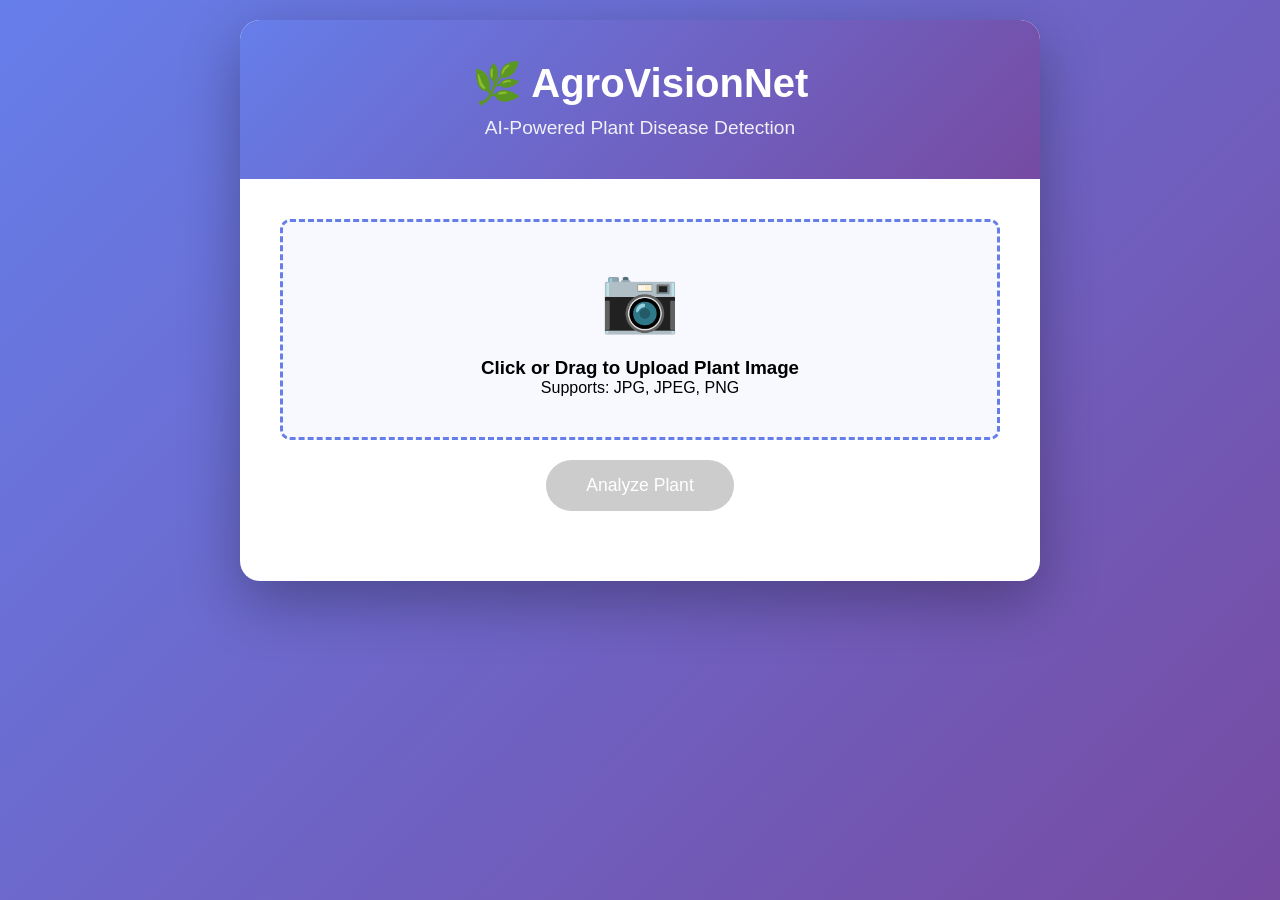
<file: templates/index.html>
<!DOCTYPE html>
<html lang="en">
<head>
    <meta charset="UTF-8">
    <meta name="viewport" content="width=device-width, initial-scale=1.0">
    <title>AgroVisionNet - Plant Disease Detection</title>
    <style>
        * {
            margin: 0;
            padding: 0;
            box-sizing: border-box;
        }

        body {
            font-family: 'Segoe UI', Tahoma, Geneva, Verdana, sans-serif;
            background: linear-gradient(135deg, #667eea 0%, #764ba2 100%);
            min-height: 100vh;
            padding: 20px;
        }

        .container {
            max-width: 800px;
            margin: 0 auto;
            background: white;
            border-radius: 20px;
            box-shadow: 0 20px 60px rgba(0, 0, 0, 0.3);
            overflow: hidden;
        }

        .header {
            background: linear-gradient(135deg, #667eea 0%, #764ba2 100%);
            color: white;
            padding: 40px;
            text-align: center;
        }

        .header h1 {
            font-size: 2.5em;
            margin-bottom: 10px;
        }

        .header p {
            font-size: 1.2em;
            opacity: 0.9;
        }

        .content {
            padding: 40px;
        }

        .upload-section {
            text-align: center;
            margin-bottom: 30px;
        }

        .upload-box {
            border: 3px dashed #667eea;
            border-radius: 10px;
            padding: 40px;
            cursor: pointer;
            transition: all 0.3s ease;
            background: #f8f9ff;
        }

        .upload-box:hover {
            background: #e8ebff;
            border-color: #764ba2;
        }

        .upload-box.dragover {
            background: #e8ebff;
            border-color: #764ba2;
            transform: scale(1.02);
        }

        .upload-icon {
            font-size: 4em;
            margin-bottom: 20px;
        }

        #fileInput {
            display: none;
        }

        .btn {
            background: linear-gradient(135deg, #667eea 0%, #764ba2 100%);
            color: white;
            border: none;
            padding: 15px 40px;
            font-size: 1.1em;
            border-radius: 30px;
            cursor: pointer;
            transition: all 0.3s ease;
            margin-top: 20px;
        }

        .btn:hover {
            transform: translateY(-2px);
            box-shadow: 0 10px 20px rgba(102, 126, 234, 0.4);
        }

        .btn:disabled {
            background: #cccccc;
            cursor: not-allowed;
        }

        .preview-section {
            display: none;
            margin-top: 30px;
        }

        .preview-section.active {
            display: block;
        }

        .preview-image {
            max-width: 100%;
            border-radius: 10px;
            box-shadow: 0 5px 15px rgba(0, 0, 0, 0.2);
            margin-bottom: 20px;
        }

        .result-section {
            display: none;
            margin-top: 30px;
            padding: 30px;
            background: #f8f9ff;
            border-radius: 10px;
        }

        .result-section.active {
            display: block;
        }

        .result-item {
            margin: 15px 0;
            padding: 15px;
            background: white;
            border-radius: 8px;
            box-shadow: 0 2px 5px rgba(0, 0, 0, 0.1);
        }

        .result-label {
            font-weight: bold;
            color: #667eea;
            font-size: 1.1em;
            margin-bottom: 5px;
        }

        .result-value {
            font-size: 1.3em;
            color: #333;
        }

        .healthy {
            color: #28a745;
        }

        .diseased {
            color: #dc3545;
        }

        .confidence-bar {
            width: 100%;
            height: 30px;
            background: #e0e0e0;
            border-radius: 15px;
            overflow: hidden;
            margin-top: 10px;
        }

        .confidence-fill {
            height: 100%;
            background: linear-gradient(135deg, #667eea 0%, #764ba2 100%);
            transition: width 0.5s ease;
            display: flex;
            align-items: center;
            justify-content: center;
            color: white;
            font-weight: bold;
        }

        .loading {
            display: none;
            text-align: center;
            margin: 20px 0;
        }

        .loading.active {
            display: block;
        }

        .spinner {
            border: 5px solid #f3f3f3;
            border-top: 5px solid #667eea;
            border-radius: 50%;
            width: 50px;
            height: 50px;
            animation: spin 1s linear infinite;
            margin: 0 auto;
        }

        @keyframes spin {
            0% { transform: rotate(0deg); }
            100% { transform: rotate(360deg); }
        }

        .error-message {
            background: #ffe6e6;
            color: #dc3545;
            padding: 15px;
            border-radius: 8px;
            margin: 20px 0;
            display: none;
        }

        .error-message.active {
            display: block;
        }
    </style>
</head>
<body>
    <div class="container">
        <div class="header">
            <h1>🌿 AgroVisionNet</h1>
            <p>AI-Powered Plant Disease Detection</p>
        </div>

        <div class="content">
            <div class="upload-section">
                <div class="upload-box" id="uploadBox" onclick="document.getElementById('fileInput').click()">
                    <div class="upload-icon">📷</div>
                    <h3>Click or Drag to Upload Plant Image</h3>
                    <p>Supports: JPG, JPEG, PNG</p>
                </div>
                <input type="file" id="fileInput" accept="image/*">
                <button class="btn" id="analyzeBtn" disabled>Analyze Plant</button>
            </div>

            <div class="loading" id="loading">
                <div class="spinner"></div>
                <p style="margin-top: 15px;">Analyzing image...</p>
            </div>

            <div class="error-message" id="errorMessage"></div>

            <div class="preview-section" id="previewSection">
                <h3 style="text-align: center; margin-bottom: 20px;">Uploaded Image</h3>
                <img id="previewImage" class="preview-image">
            </div>

            <div class="result-section" id="resultSection">
                <h2 style="text-align: center; margin-bottom: 25px;">Detection Results</h2>
                
                <div class="result-item">
                    <div class="result-label">Plant Type</div>
                    <div class="result-value" id="plantType">-</div>
                </div>

                <div class="result-item">
                    <div class="result-label">Disease Status</div>
                    <div class="result-value" id="diseaseStatus">-</div>
                </div>

                <div class="result-item">
                    <div class="result-label">Confidence Level</div>
                    <div class="confidence-bar">
                        <div class="confidence-fill" id="confidenceFill">0%</div>
                    </div>
                </div>
            </div>
        </div>
    </div>

    <script>
        let selectedFile = null;

        const fileInput = document.getElementById('fileInput');
        const uploadBox = document.getElementById('uploadBox');
        const analyzeBtn = document.getElementById('analyzeBtn');
        const previewSection = document.getElementById('previewSection');
        const previewImage = document.getElementById('previewImage');
        const resultSection = document.getElementById('resultSection');
        const loading = document.getElementById('loading');
        const errorMessage = document.getElementById('errorMessage');

        // File input change
        fileInput.addEventListener('change', handleFileSelect);

        // Drag and drop
        uploadBox.addEventListener('dragover', (e) => {
            e.preventDefault();
            uploadBox.classList.add('dragover');
        });

        uploadBox.addEventListener('dragleave', () => {
            uploadBox.classList.remove('dragover');
        });

        uploadBox.addEventListener('drop', (e) => {
            e.preventDefault();
            uploadBox.classList.remove('dragover');
            const files = e.dataTransfer.files;
            if (files.length > 0) {
                fileInput.files = files;
                handleFileSelect();
            }
        });

        function handleFileSelect() {
            const file = fileInput.files[0];
            if (file) {
                selectedFile = file;
                
                // Show preview
                const reader = new FileReader();
                reader.onload = (e) => {
                    previewImage.src = e.target.result;
                    previewSection.classList.add('active');
                    resultSection.classList.remove('active');
                    errorMessage.classList.remove('active');
                };
                reader.readAsDataURL(file);
                
                analyzeBtn.disabled = false;
            }
        }

        analyzeBtn.addEventListener('click', async () => {
            if (!selectedFile) return;

            // Hide previous results
            resultSection.classList.remove('active');
            errorMessage.classList.remove('active');
            loading.classList.add('active');
            analyzeBtn.disabled = true;

            const formData = new FormData();
            formData.append('file', selectedFile);

            try {
                const response = await fetch('/predict', {
                    method: 'POST',
                    body: formData
                });

                const data = await response.json();
                
                loading.classList.remove('active');

                if (response.ok) {
                    displayResults(data);
                } else {
                    showError(data.error || 'An error occurred during analysis');
                }
            } catch (error) {
                loading.classList.remove('active');
                showError('Failed to connect to the server. Please try again.');
            }

            analyzeBtn.disabled = false;
        });

        function displayResults(data) {
            document.getElementById('plantType').textContent = data.plant || 'Unknown';
            
            const diseaseStatus = document.getElementById('diseaseStatus');
            diseaseStatus.textContent = data.disease || 'Unknown';
            
            if (data.disease && data.disease.toLowerCase() === 'healthy') {
                diseaseStatus.className = 'result-value healthy';
            } else {
                diseaseStatus.className = 'result-value diseased';
            }

            const confidence = data.confidence || 0;
            const confidenceFill = document.getElementById('confidenceFill');
            confidenceFill.style.width = confidence + '%';
            confidenceFill.textContent = confidence + '%';

            resultSection.classList.add('active');
        }

        function showError(message) {
            errorMessage.textContent = message;
            errorMessage.classList.add('active');
        }
    </script>
</body>
</html>
</file>
